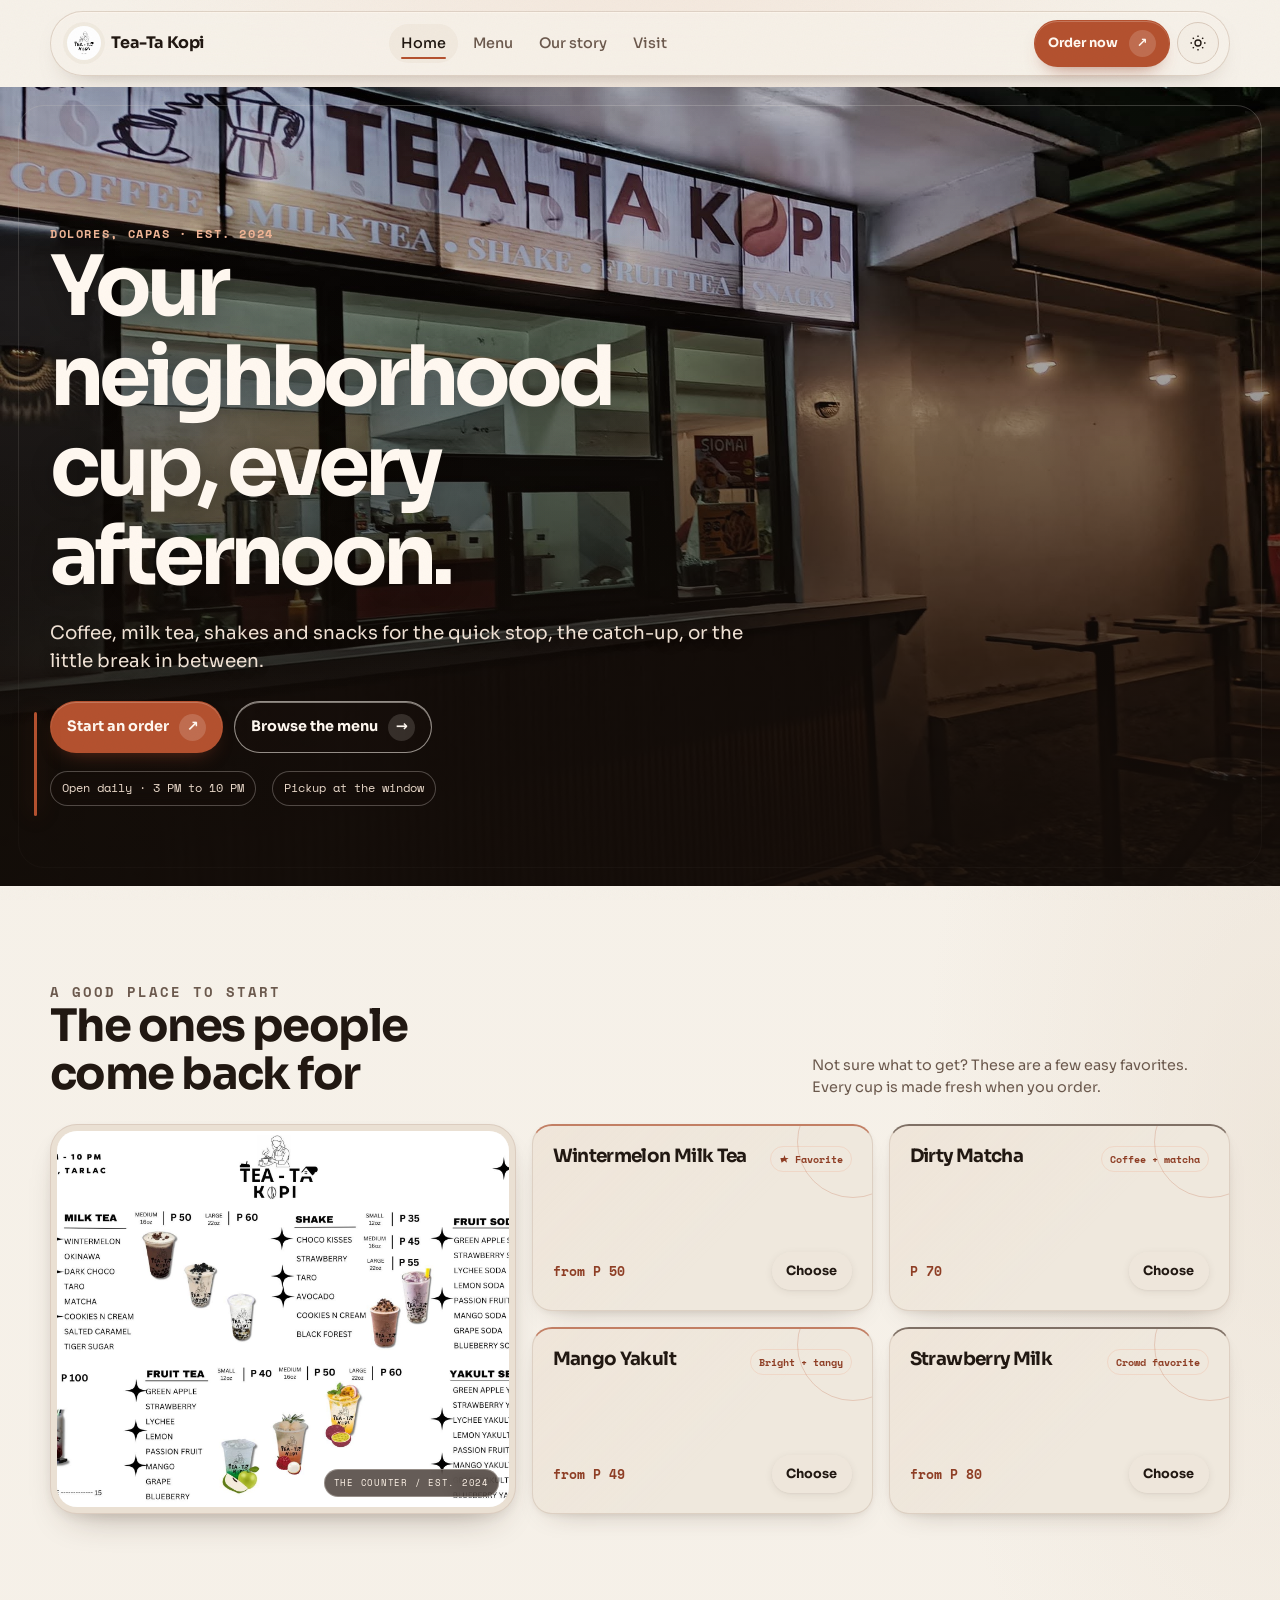
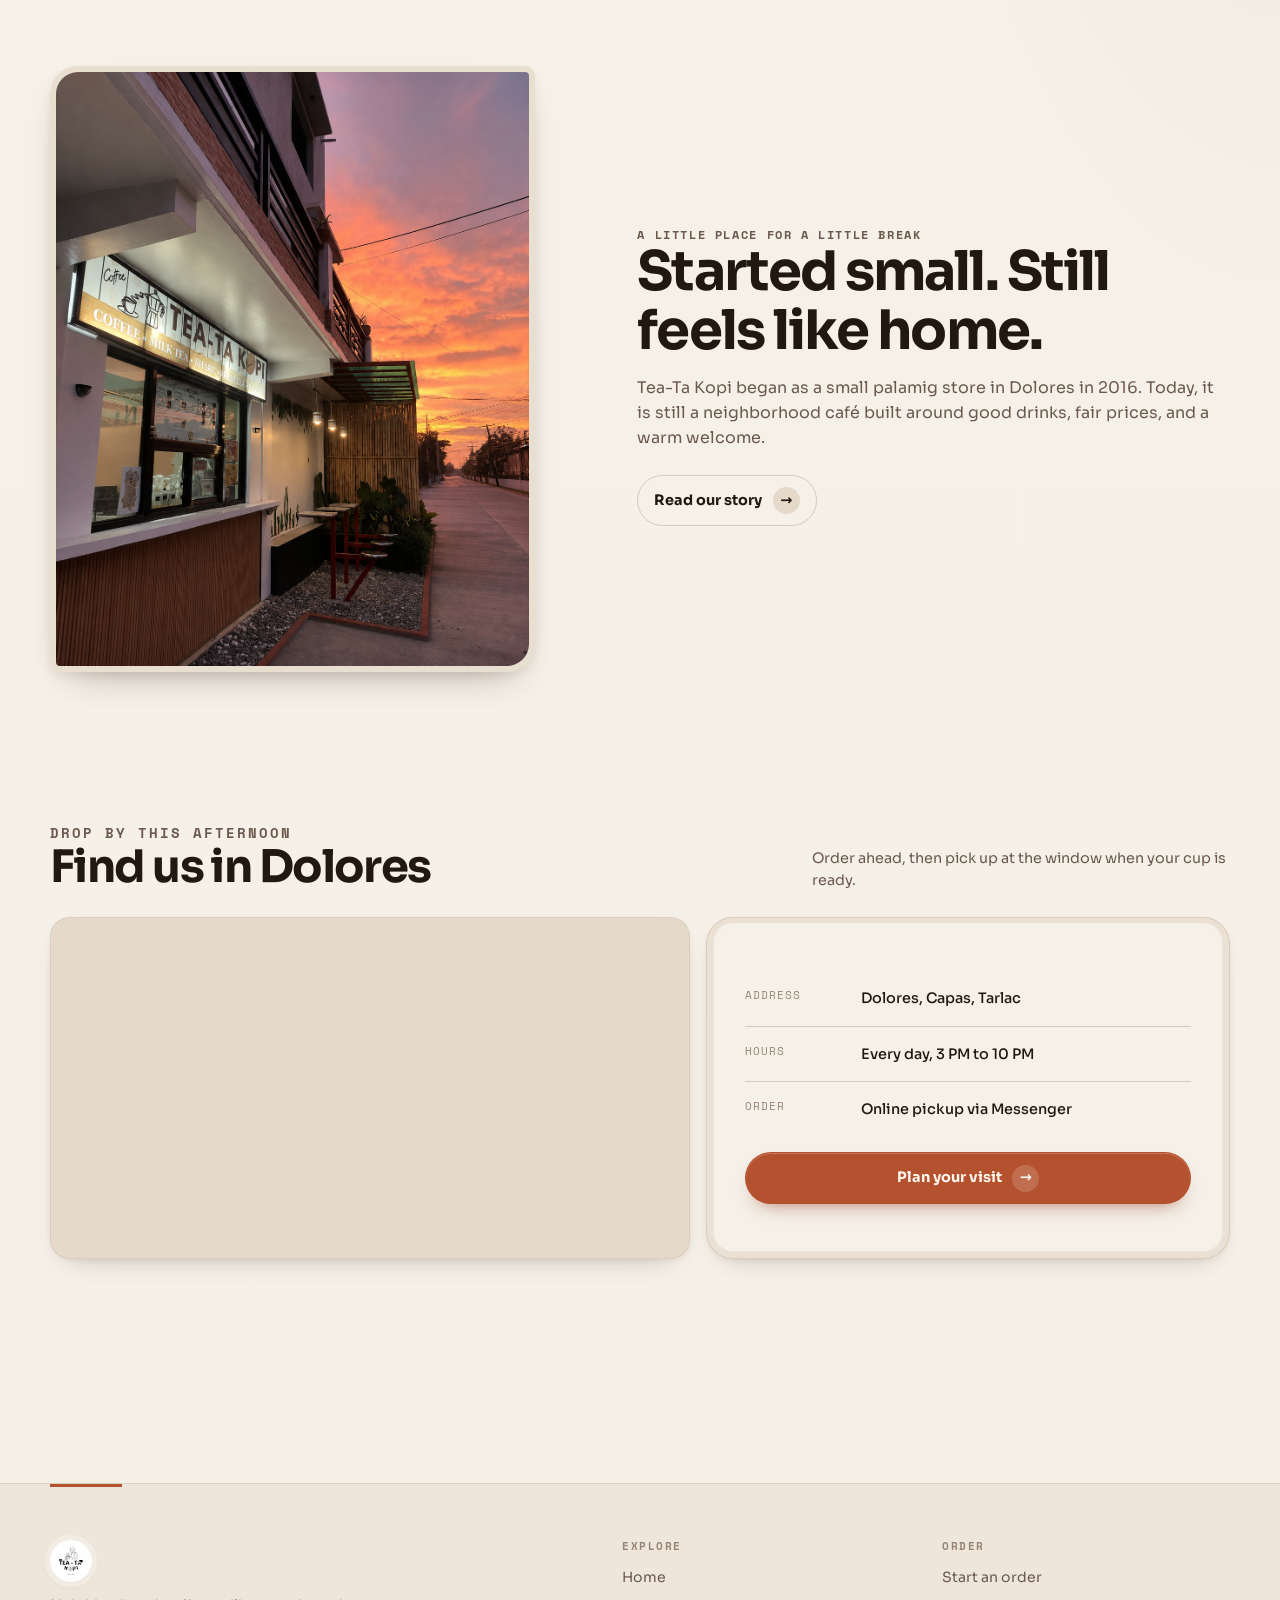
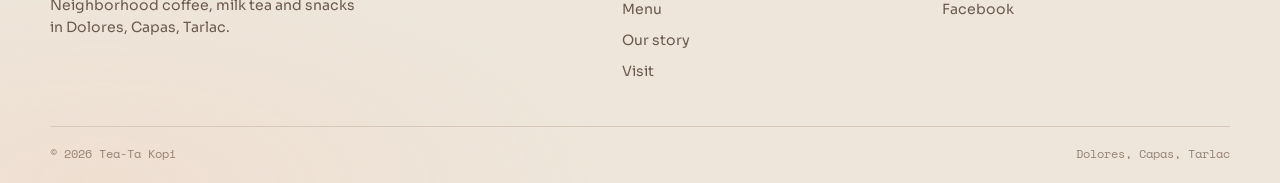
<file: index.html>
<!DOCTYPE html>
<html lang="en" data-theme="light">
<head>
  <meta charset="UTF-8" />
  <meta name="viewport" content="width=device-width, initial-scale=1" />
  <title>Tea-Ta Kopi | Coffee, milk tea and snacks in Capas</title>
  <meta name="description" content="Tea-Ta Kopi is a neighborhood cafe in Dolores, Capas, Tarlac. Browse coffee, milk tea, shakes and snacks, then order ahead for pickup." />
  <meta name="theme-color" content="#a84422" />
  <link rel="icon" href="data:image/svg+xml,%3Csvg xmlns='http://www.w3.org/2000/svg' viewBox='0 0 32 32'%3E%3Crect width='32' height='32' rx='8' fill='%2317110d'/%3E%3Cellipse cx='16' cy='16' rx='7' ry='10' fill='%23e08057' transform='rotate(-20 16 16)'/%3E%3Cpath d='M16 7 Q16 16 16 25' stroke='%2317110d' stroke-width='1.6' fill='none'/%3E%3C/svg%3E" />
  <link rel="manifest" href="manifest.webmanifest" />
  <link rel="stylesheet" href="css/tokens.css" />
  <link rel="stylesheet" href="css/style.css" />
  <link rel="stylesheet" href="css/pages.css" />
</head>
<body>
  <a class="skip-link" href="#main">Skip to content</a>
  <div class="site-header-wrap">
    <header class="site-header">
      <a class="site-brand" href="index.html" aria-label="Tea-Ta Kopi home">
        <img src="assets/logo-lineart.png" alt="" width="34" height="34" />
        <span>Tea-Ta Kopi</span>
      </a>
      <nav class="site-nav" aria-label="Primary navigation">
        <a href="index.html" class="is-active" aria-current="page">Home</a>
        <a href="menu.html">Menu</a>
        <a href="about.html">Our story</a>
        <a href="contact.html">Visit</a>
      </nav>
      <div class="header-actions">
        <a class="btn btn--accent btn--small header-order js-order" href="menu.html">Order now <span class="btn__icon" aria-hidden="true">&#8599;</span></a>
        <button class="icon-button" id="theme-toggle" type="button" aria-label="Switch to dark mode" title="Switch theme">
          <svg class="theme-icon theme-icon--sun" viewBox="0 0 24 24" fill="none" stroke="currentColor" stroke-width="1.8" aria-hidden="true"><circle cx="12" cy="12" r="4"/><path d="M12 2v2M12 20v2M2 12h2M20 12h2M5 5l1.5 1.5M17.5 17.5L19 19M19 5l-1.5 1.5M6.5 17.5L5 19"/></svg>
        </button>
        <button class="nav-toggle" id="nav-toggle" type="button" aria-label="Open navigation" aria-expanded="false" aria-controls="mobile-nav"><span></span></button>
      </div>
    </header>
  </div>
  <nav class="mobile-nav" id="mobile-nav" aria-label="Mobile navigation" aria-hidden="true">
    <a href="index.html" class="is-active" aria-current="page">Home</a>
    <a href="menu.html">Menu</a>
    <a href="about.html">Our story</a>
    <a href="contact.html">Visit</a>
    <a class="btn btn--accent js-order" href="menu.html">Order now <span class="btn__icon" aria-hidden="true">&#8599;</span></a>
  </nav>

  <main id="main">
    <section class="home-hero" aria-labelledby="hero-title">
      <img class="home-hero__image" src="assets/storefront-night.jpg" alt="Tea-Ta Kopi storefront glowing at night" width="1600" height="900" />
      <div class="home-hero__content">
        <p class="eyebrow home-hero__eyebrow">Dolores, Capas · Est. 2024</p>
        <h1 id="hero-title">Your neighborhood cup, every afternoon.</h1>
        <p class="home-hero__copy">Coffee, milk tea, shakes and snacks for the quick stop, the catch-up, or the little break in between.</p>
        <div class="home-hero__actions">
          <a class="btn btn--accent js-order" href="menu.html">Start an order <span class="btn__icon" aria-hidden="true">&#8599;</span></a>
          <a class="btn btn--ghost" href="menu.html">Browse the menu <span class="btn__icon" aria-hidden="true">&#8594;</span></a>
        </div>
        <div class="home-hero__meta" aria-label="Cafe hours and order type">
          <span>Open daily · 3 PM to 10 PM</span>
          <span>Pickup at the window</span>
        </div>
      </div>
    </section>

    <section class="section container" aria-labelledby="favorites-title">
      <div class="section-heading" data-reveal>
        <div><p class="eyebrow">A good place to start</p><h2 id="favorites-title">The ones people come back for</h2></div>
        <p>Not sure what to get? These are a few easy favorites. Every cup is made fresh when you order.</p>
      </div>
      <div class="favorites-layout" data-reveal>
        <div class="bezel favorites-photo">
          <div class="bezel__core"><img src="assets/menu-board.jpg" alt="Tea-Ta Kopi menu board with drinks and prices" width="800" height="800" loading="lazy" /></div>
        </div>
        <div class="favorite-grid">
          <article class="card favorite-card">
            <div class="favorite-card__top"><h3>Wintermelon Milk Tea</h3><span class="best-badge"><svg viewBox="0 0 24 24" aria-hidden="true"><path d="M12 2l2.2 6.6H21l-5.3 4 2 6.4-6-4.4-6 4.4L3 8.6h6.8z"/></svg> Favorite</span></div>
            <div class="favorite-card__bottom"><span class="price">from P 50</span><a class="btn btn--quiet btn--small" href="menu.html?item=milk-tea-wintermelon">Choose</a></div>
          </article>
          <article class="card favorite-card">
            <div class="favorite-card__top"><h3>Dirty Matcha</h3><span class="best-badge">Coffee + matcha</span></div>
            <div class="favorite-card__bottom"><span class="price">P 70</span><a class="btn btn--quiet btn--small" href="menu.html?item=iced-coffee-dirty-matcha">Choose</a></div>
          </article>
          <article class="card favorite-card">
            <div class="favorite-card__top"><h3>Mango Yakult</h3><span class="best-badge">Bright + tangy</span></div>
            <div class="favorite-card__bottom"><span class="price">from P 49</span><a class="btn btn--quiet btn--small" href="menu.html?item=yakult-series-mango-yakult">Choose</a></div>
          </article>
          <article class="card favorite-card">
            <div class="favorite-card__top"><h3>Strawberry Milk</h3><span class="best-badge">Crowd favorite</span></div>
            <div class="favorite-card__bottom"><span class="price">from P 80</span><a class="btn btn--quiet btn--small" href="menu.html?item=non-coffee-strawberry-milk">Choose</a></div>
          </article>
        </div>
      </div>
    </section>

    <section class="section section--tight container" aria-labelledby="story-title">
      <div class="story-grid">
        <div class="story-photo" data-reveal><img src="assets/storefront-dusk.png" alt="Tea-Ta Kopi storefront at dusk" width="800" height="1000" loading="lazy" /></div>
        <div class="story-copy" data-reveal>
          <p class="eyebrow">A little place for a little break</p>
          <h2 id="story-title">Started small. Still feels like home.</h2>
          <p>Tea-Ta Kopi began as a small palamig store in Dolores in 2016. Today, it is still a neighborhood café built around good drinks, fair prices, and a warm welcome.</p>
          <a class="btn btn--ghost" href="about.html">Read our story <span class="btn__icon" aria-hidden="true">&#8594;</span></a>
        </div>
      </div>
    </section>

    <section class="section container" aria-labelledby="visit-title">
      <div class="section-heading" data-reveal><div><p class="eyebrow">Drop by this afternoon</p><h2 id="visit-title">Find us in Dolores</h2></div><p>Order ahead, then pick up at the window when your cup is ready.</p></div>
      <div class="visit-preview" data-reveal>
        <div class="map-frame"><iframe title="Map to Tea-Ta Kopi in Dolores, Capas, Tarlac" src="https://www.google.com/maps?q=TEA-TA+KOPI@15.3693105,120.5902725&z=17&output=embed" loading="lazy" referrerpolicy="no-referrer-when-downgrade"></iframe></div>
        <div class="bezel"><div class="bezel__core">
          <dl class="info-list">
            <div class="info-row"><dt>Address</dt><dd>Dolores, Capas, Tarlac</dd></div>
            <div class="info-row"><dt>Hours</dt><dd>Every day, 3 PM to 10 PM</dd></div>
            <div class="info-row"><dt>Order</dt><dd>Online pickup via Messenger</dd></div>
          </dl>
          <a class="btn btn--accent btn--block" href="contact.html">Plan your visit <span class="btn__icon" aria-hidden="true">&#8594;</span></a>
        </div></div>
      </div>
    </section>
  </main>

  <footer class="site-footer">
    <div class="container footer-grid">
      <div class="footer-brand"><img src="assets/logo-lineart.png" alt="Tea-Ta Kopi logo" width="42" height="42" /><p>Neighborhood coffee, milk tea and snacks in Dolores, Capas, Tarlac.</p></div>
      <div class="footer-column"><h3>Explore</h3><a href="index.html">Home</a><a href="menu.html">Menu</a><a href="about.html">Our story</a><a href="contact.html">Visit</a></div>
      <div class="footer-column"><h3>Order</h3><a class="js-order" href="menu.html">Start an order</a><a href="https://www.facebook.com/profile.php?id=61563817495458" target="_blank" rel="noopener">Facebook</a></div>
    </div>
    <div class="container footer-bottom"><span>&copy; 2026 Tea-Ta Kopi</span><span>Dolores, Capas, Tarlac</span></div>
  </footer>

  <script src="js/main.js"></script>
  <script src="js/menu-data.js"></script>
  <script src="js/cart.js"></script>
</body>
</html>
</file>
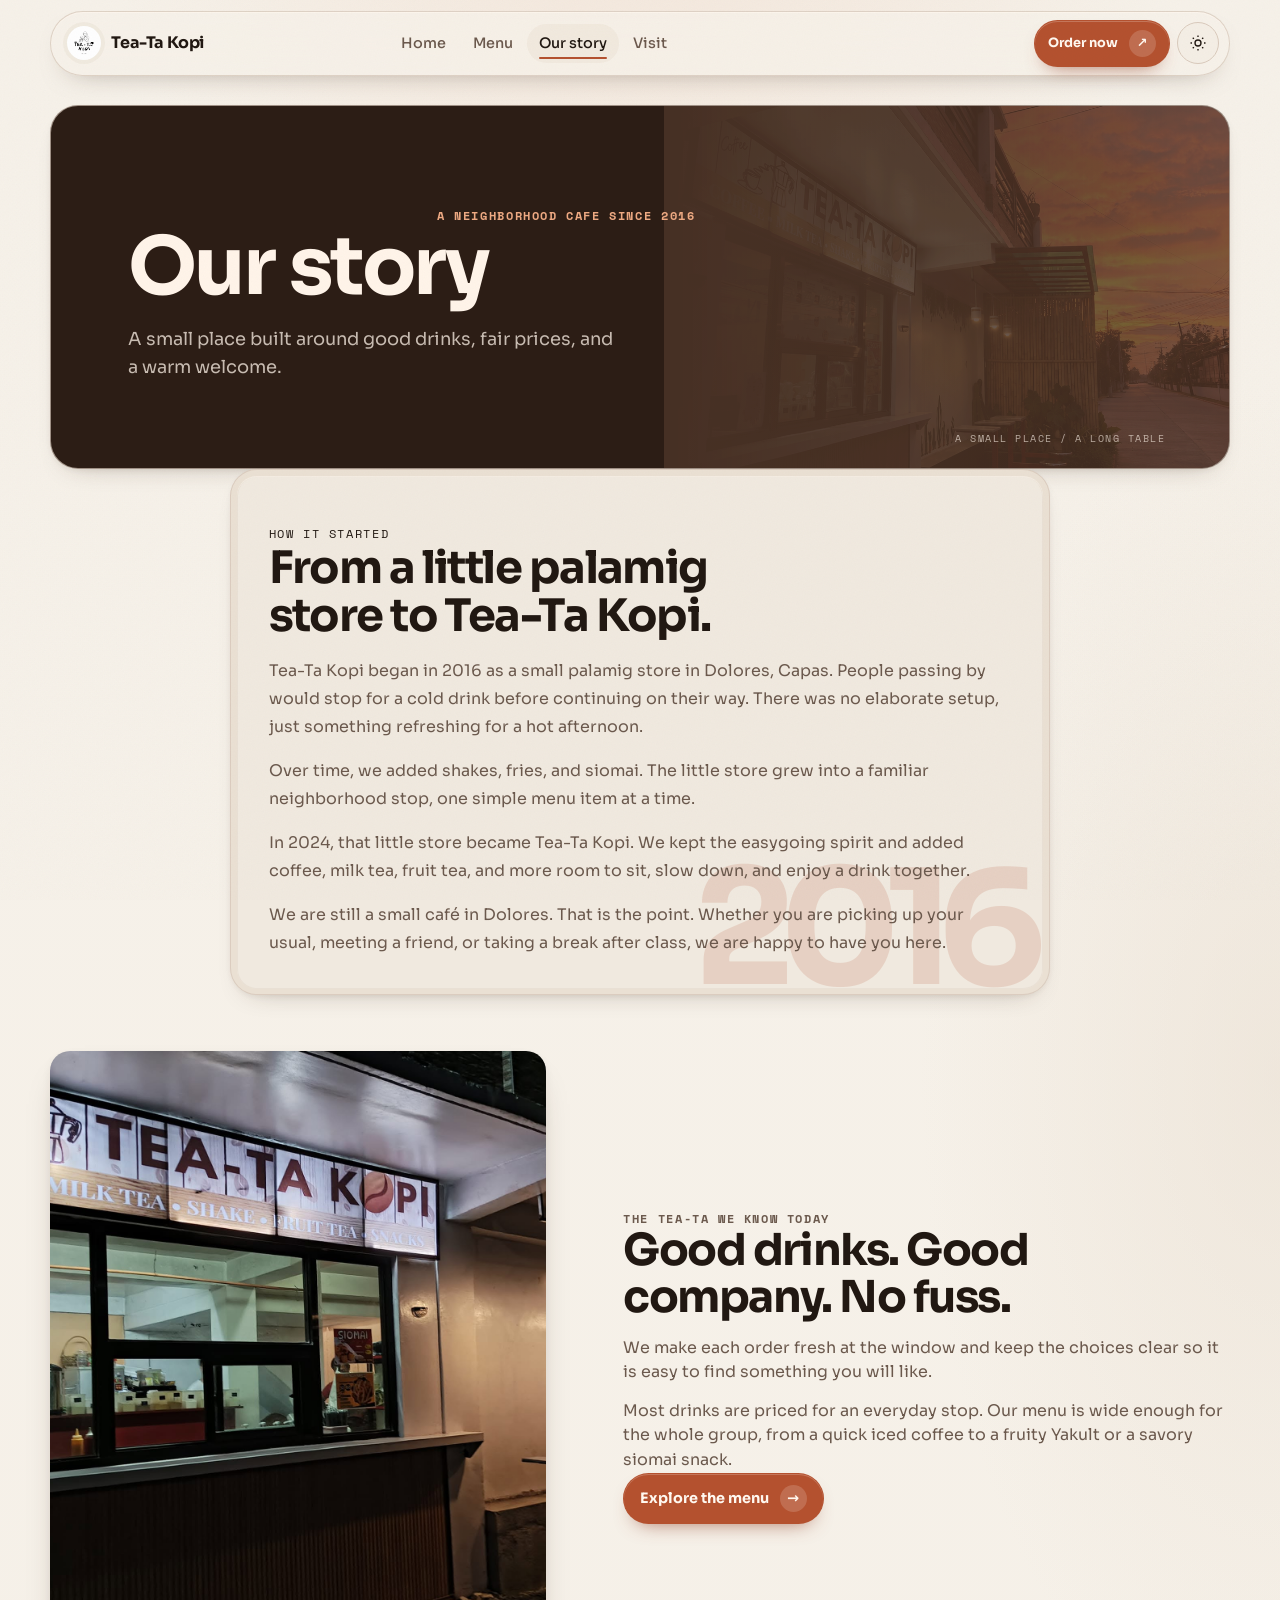
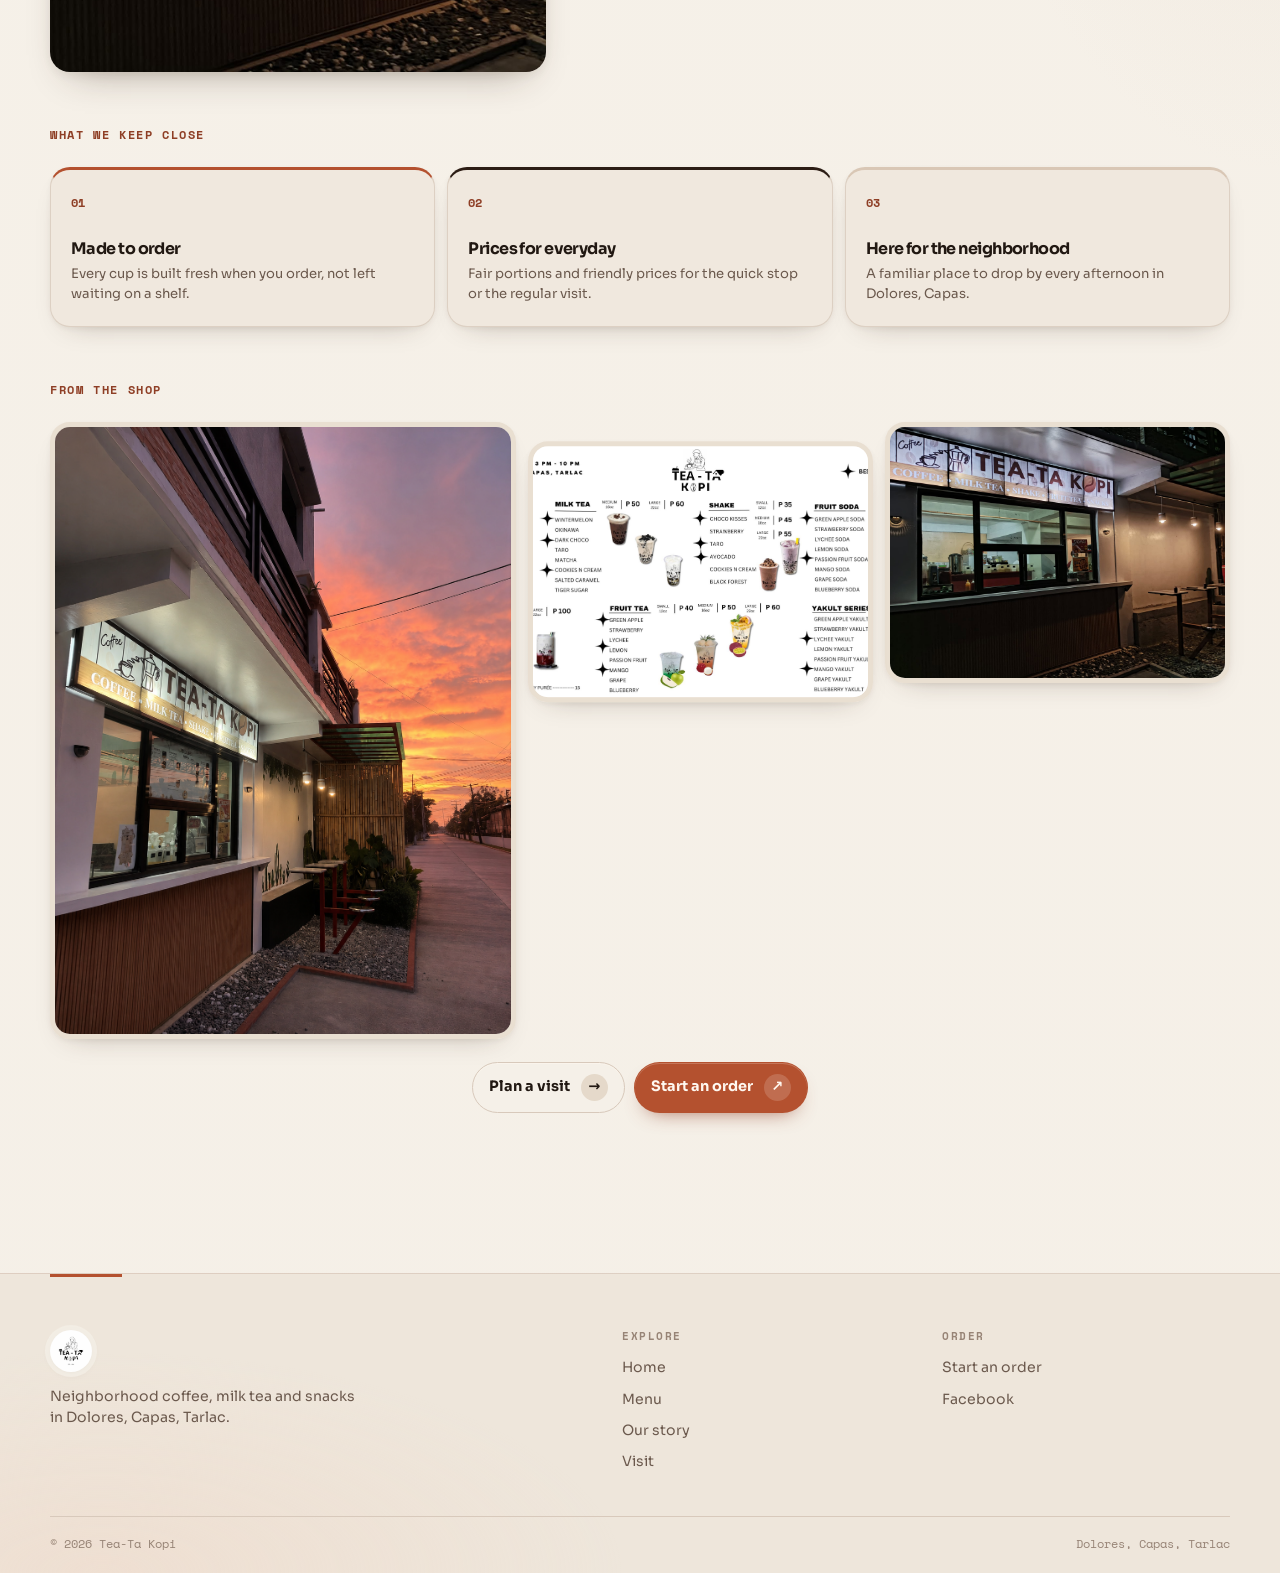
<file: about.html>
<!DOCTYPE html>
<html lang="en" data-theme="light">
<head>
  <meta charset="UTF-8" />
  <meta name="viewport" content="width=device-width, initial-scale=1" />
  <title>Our story | Tea-Ta Kopi</title>
  <meta name="description" content="The story of Tea-Ta Kopi, from a small palamig store in 2016 to a neighborhood cafe in Dolores, Capas, Tarlac." />
  <meta name="theme-color" content="#a84422" />
  <link rel="icon" href="data:image/svg+xml,%3Csvg xmlns='http://www.w3.org/2000/svg' viewBox='0 0 32 32'%3E%3Crect width='32' height='32' rx='8' fill='%2317110d'/%3E%3Cellipse cx='16' cy='16' rx='7' ry='10' fill='%23e08057' transform='rotate(-20 16 16)'/%3E%3Cpath d='M16 7 Q16 16 16 25' stroke='%2317110d' stroke-width='1.6' fill='none'/%3E%3C/svg%3E" />
  <link rel="manifest" href="manifest.webmanifest" />
  <link rel="stylesheet" href="css/tokens.css" />
  <link rel="stylesheet" href="css/style.css" />
  <link rel="stylesheet" href="css/pages.css" />
</head>
<body>
  <a class="skip-link" href="#main">Skip to content</a>
  <div class="site-header-wrap"><header class="site-header"><a class="site-brand" href="index.html" aria-label="Tea-Ta Kopi home"><img src="assets/logo-lineart.png" alt="" width="34" height="34" /><span>Tea-Ta Kopi</span></a><nav class="site-nav" aria-label="Primary navigation"><a href="index.html">Home</a><a href="menu.html">Menu</a><a href="about.html" class="is-active" aria-current="page">Our story</a><a href="contact.html">Visit</a></nav><div class="header-actions"><a class="btn btn--accent btn--small header-order js-order" href="menu.html">Order now <span class="btn__icon" aria-hidden="true">&#8599;</span></a><button class="icon-button" id="theme-toggle" type="button" aria-label="Switch to dark mode" title="Switch theme"><svg class="theme-icon theme-icon--sun" viewBox="0 0 24 24" fill="none" stroke="currentColor" stroke-width="1.8" aria-hidden="true"><circle cx="12" cy="12" r="4"/><path d="M12 2v2M12 20v2M2 12h2M20 12h2M5 5l1.5 1.5M17.5 17.5L19 19M19 5l-1.5 1.5M6.5 17.5L5 19"/></svg></button><button class="nav-toggle" id="nav-toggle" type="button" aria-label="Open navigation" aria-expanded="false" aria-controls="mobile-nav"><span></span></button></div></header></div>
  <nav class="mobile-nav" id="mobile-nav" aria-label="Mobile navigation" aria-hidden="true"><a href="index.html">Home</a><a href="menu.html">Menu</a><a href="about.html" class="is-active" aria-current="page">Our story</a><a href="contact.html">Visit</a><a class="btn btn--accent js-order" href="menu.html">Order now <span class="btn__icon" aria-hidden="true">&#8599;</span></a></nav>

  <main id="main">
    <section class="page-intro page-intro--story container"><p class="eyebrow" data-reveal>A neighborhood cafe since 2016</p><h1 data-reveal>Our story</h1><p class="lede" data-reveal>A small place built around good drinks, fair prices, and a warm welcome.</p></section>
    <div class="about-shell container">
      <section class="bezel story-panel" data-reveal><div class="bezel__core"><p class="eyebrow">How it started</p><h2>From a little palamig store to Tea-Ta Kopi.</h2><p>Tea-Ta Kopi began in 2016 as a small palamig store in Dolores, Capas. People passing by would stop for a cold drink before continuing on their way. There was no elaborate setup, just something refreshing for a hot afternoon.</p><p>Over time, we added shakes, fries, and siomai. The little store grew into a familiar neighborhood stop, one simple menu item at a time.</p><p>In 2024, that little store became Tea-Ta Kopi. We kept the easygoing spirit and added coffee, milk tea, fruit tea, and more room to sit, slow down, and enjoy a drink together.</p><p>We are still a small café in Dolores. That is the point. Whether you are picking up your usual, meeting a friend, or taking a break after class, we are happy to have you here.</p></div></section>
      <section class="about-split" data-reveal><div class="about-split__photo"><img src="assets/storefront-night.jpg" alt="Tea-Ta Kopi storefront and seating at night" width="800" height="1000" loading="lazy" /></div><div><p class="eyebrow">The Tea-Ta we know today</p><h2>Good drinks. Good company. No fuss.</h2><p>We make each order fresh at the window and keep the choices clear so it is easy to find something you will like.</p><p>Most drinks are priced for an everyday stop. Our menu is wide enough for the whole group, from a quick iced coffee to a fruity Yakult or a savory siomai snack.</p><a class="btn btn--accent" href="menu.html">Explore the menu <span class="btn__icon" aria-hidden="true">&#8594;</span></a></div></section>
      <section class="section--tight" data-reveal><p class="eyebrow">What we keep close</p><div class="value-grid"><article class="card value-card"><span class="value-card__number">01</span><h3>Made to order</h3><p>Every cup is built fresh when you order, not left waiting on a shelf.</p></article><article class="card value-card"><span class="value-card__number">02</span><h3>Prices for everyday</h3><p>Fair portions and friendly prices for the quick stop or the regular visit.</p></article><article class="card value-card"><span class="value-card__number">03</span><h3>Here for the neighborhood</h3><p>A familiar place to drop by every afternoon in Dolores, Capas.</p></article></div></section>
      <section data-reveal><p class="eyebrow">From the shop</p><div class="photo-grid"><figure><img src="assets/storefront-dusk.png" alt="Tea-Ta Kopi storefront at dusk" width="800" height="1000" loading="lazy" /></figure><figure><img src="assets/menu-board.jpg" alt="Tea-Ta Kopi menu board" width="800" height="800" loading="lazy" /></figure><figure><img src="assets/storefront-night.jpg" alt="Tea-Ta Kopi lit up at night" width="800" height="1000" loading="lazy" /></figure></div></section>
      <div class="page-intro__actions" data-reveal><a class="btn btn--ghost" href="contact.html">Plan a visit <span class="btn__icon" aria-hidden="true">&#8594;</span></a><a class="btn btn--accent js-order" href="menu.html">Start an order <span class="btn__icon" aria-hidden="true">&#8599;</span></a></div>
    </div>
  </main>

  <footer class="site-footer"><div class="container footer-grid"><div class="footer-brand"><img src="assets/logo-lineart.png" alt="Tea-Ta Kopi logo" width="42" height="42" /><p>Neighborhood coffee, milk tea and snacks in Dolores, Capas, Tarlac.</p></div><div class="footer-column"><h3>Explore</h3><a href="index.html">Home</a><a href="menu.html">Menu</a><a href="about.html">Our story</a><a href="contact.html">Visit</a></div><div class="footer-column"><h3>Order</h3><a class="js-order" href="menu.html">Start an order</a><a href="https://www.facebook.com/profile.php?id=61563817495458" target="_blank" rel="noopener">Facebook</a></div></div><div class="container footer-bottom"><span>&copy; 2026 Tea-Ta Kopi</span><span>Dolores, Capas, Tarlac</span></div></footer>
  <script src="js/main.js"></script><script src="js/menu-data.js"></script><script src="js/cart.js"></script>
</body>
</html>
</file>
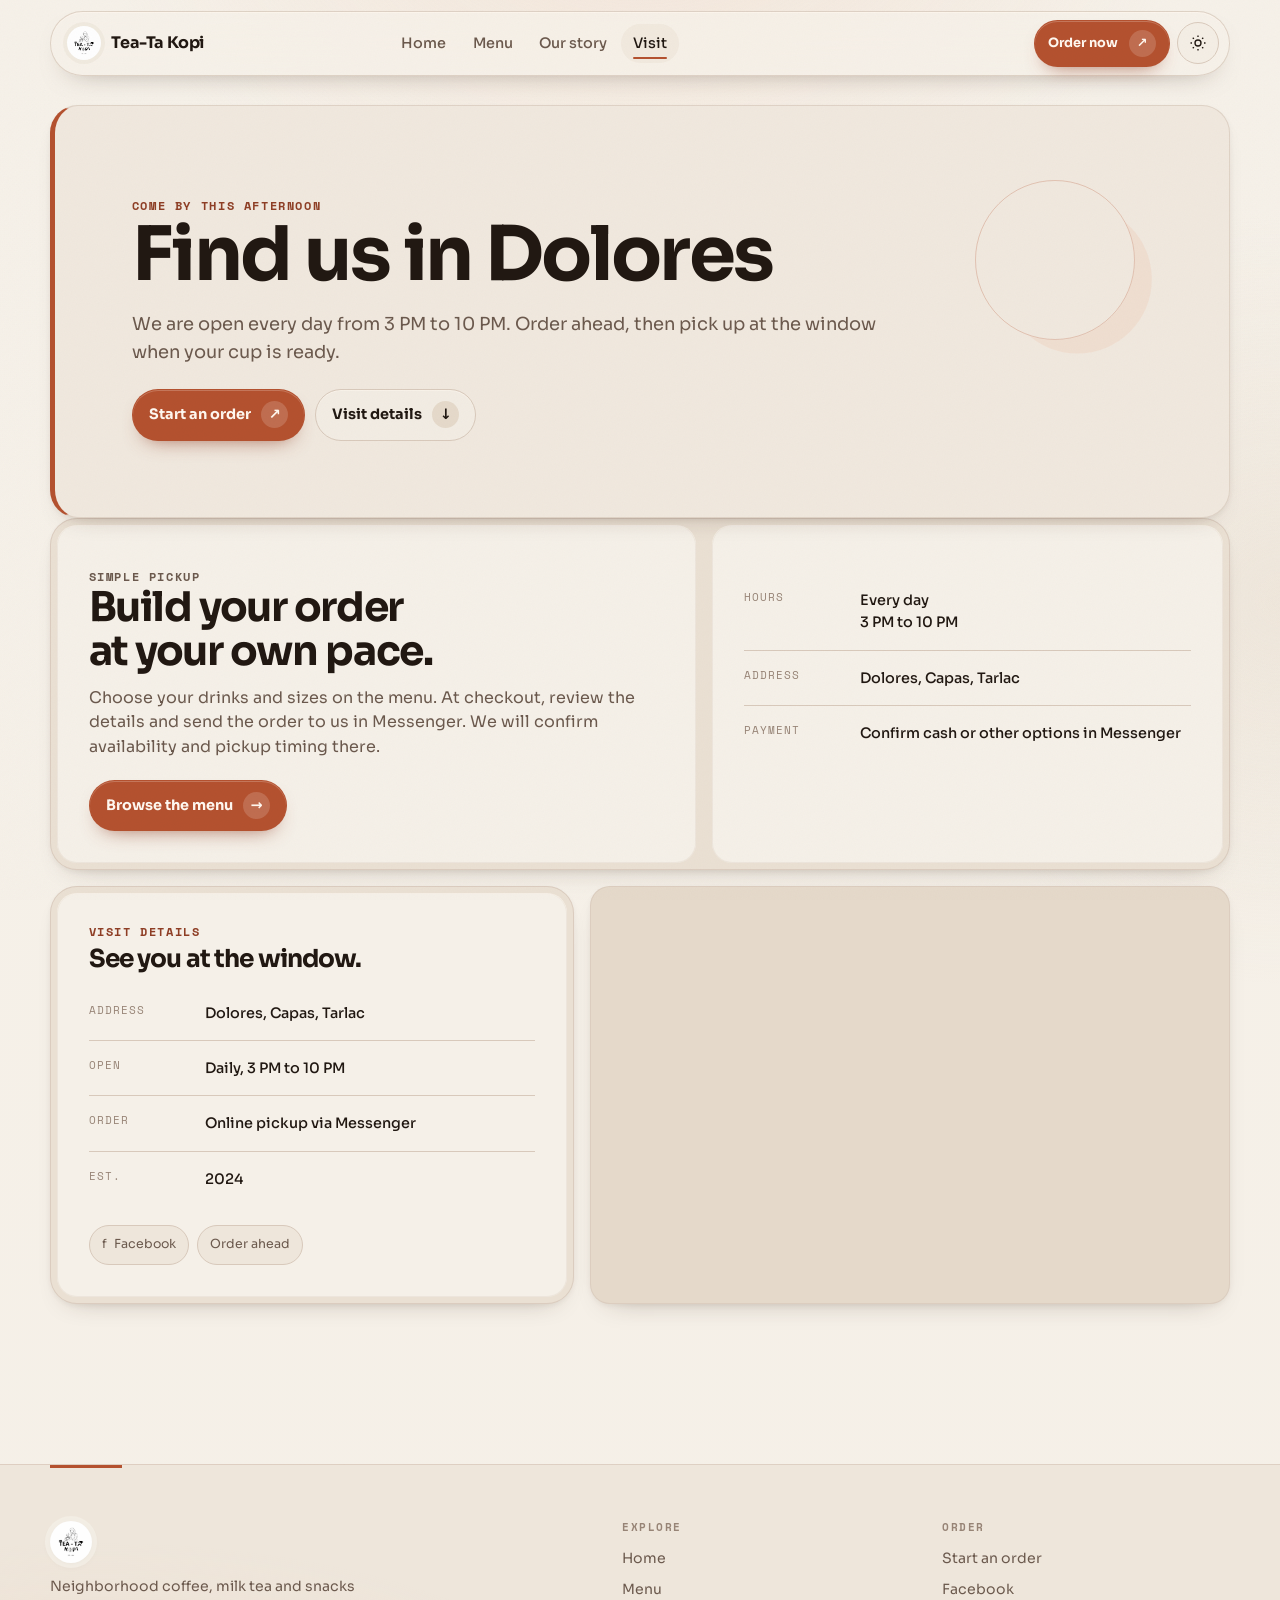
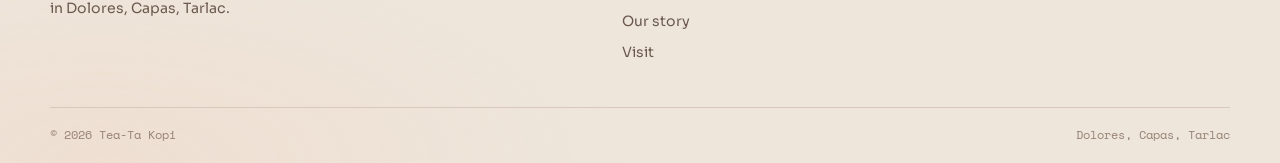
<file: contact.html>
<!DOCTYPE html>
<html lang="en" data-theme="light">
<head>
  <meta charset="UTF-8" />
  <meta name="viewport" content="width=device-width, initial-scale=1" />
  <title>Visit Tea-Ta Kopi | Dolores, Capas</title>
  <meta name="description" content="Find Tea-Ta Kopi in Dolores, Capas, Tarlac. Open daily from 3 PM to 10 PM. Order ahead for pickup and confirm in Messenger." />
  <meta name="theme-color" content="#a84422" />
  <link rel="icon" href="data:image/svg+xml,%3Csvg xmlns='http://www.w3.org/2000/svg' viewBox='0 0 32 32'%3E%3Crect width='32' height='32' rx='8' fill='%2317110d'/%3E%3Cellipse cx='16' cy='16' rx='7' ry='10' fill='%23e08057' transform='rotate(-20 16 16)'/%3E%3Cpath d='M16 7 Q16 16 16 25' stroke='%2317110d' stroke-width='1.6' fill='none'/%3E%3C/svg%3E" />
  <link rel="manifest" href="manifest.webmanifest" />
  <link rel="stylesheet" href="css/tokens.css" />
  <link rel="stylesheet" href="css/style.css" />
  <link rel="stylesheet" href="css/pages.css" />
</head>
<body>
  <a class="skip-link" href="#main">Skip to content</a>
  <div class="site-header-wrap"><header class="site-header"><a class="site-brand" href="index.html" aria-label="Tea-Ta Kopi home"><img src="assets/logo-lineart.png" alt="" width="34" height="34" /><span>Tea-Ta Kopi</span></a><nav class="site-nav" aria-label="Primary navigation"><a href="index.html">Home</a><a href="menu.html">Menu</a><a href="about.html">Our story</a><a href="contact.html" class="is-active" aria-current="page">Visit</a></nav><div class="header-actions"><a class="btn btn--accent btn--small header-order js-order" href="menu.html">Order now <span class="btn__icon" aria-hidden="true">&#8599;</span></a><button class="icon-button" id="theme-toggle" type="button" aria-label="Switch to dark mode" title="Switch theme"><svg class="theme-icon theme-icon--sun" viewBox="0 0 24 24" fill="none" stroke="currentColor" stroke-width="1.8" aria-hidden="true"><circle cx="12" cy="12" r="4"/><path d="M12 2v2M12 20v2M2 12h2M20 12h2M5 5l1.5 1.5M17.5 17.5L19 19M19 5l-1.5 1.5M6.5 17.5L5 19"/></svg></button><button class="nav-toggle" id="nav-toggle" type="button" aria-label="Open navigation" aria-expanded="false" aria-controls="mobile-nav"><span></span></button></div></header></div>
  <nav class="mobile-nav" id="mobile-nav" aria-label="Mobile navigation" aria-hidden="true"><a href="index.html">Home</a><a href="menu.html">Menu</a><a href="about.html">Our story</a><a href="contact.html" class="is-active" aria-current="page">Visit</a><a class="btn btn--accent js-order" href="menu.html">Order now <span class="btn__icon" aria-hidden="true">&#8599;</span></a></nav>

  <main id="main">
    <section class="page-intro page-intro--visit container"><p class="eyebrow" data-reveal>Come by this afternoon</p><h1 data-reveal>Find us in Dolores</h1><p class="lede" data-reveal>We are open every day from 3 PM to 10 PM. Order ahead, then pick up at the window when your cup is ready.</p><div class="page-intro__actions" data-reveal><a class="btn btn--accent js-order" href="menu.html">Start an order <span class="btn__icon" aria-hidden="true">&#8599;</span></a><a class="btn btn--ghost" href="#details">Visit details <span class="btn__icon" aria-hidden="true">&#8595;</span></a></div></section>
    <div class="visit-shell container">
      <section id="order" class="bezel visit-hero-card" data-reveal><div class="bezel__core order-card"><p class="eyebrow">Simple pickup</p><h2>Build your order at your own pace.</h2><p>Choose your drinks and sizes on the menu. At checkout, review the details and send the order to us in Messenger. We will confirm availability and pickup timing there.</p><a class="btn btn--accent" href="menu.html">Browse the menu <span class="btn__icon" aria-hidden="true">&#8594;</span></a></div><div class="bezel__core"><dl class="info-list"><div class="info-row"><dt>Hours</dt><dd>Every day<br>3 PM to 10 PM</dd></div><div class="info-row"><dt>Address</dt><dd>Dolores, Capas, Tarlac</dd></div><div class="info-row"><dt>Payment</dt><dd>Confirm cash or other options in Messenger</dd></div></dl></div></section>
      <section id="details" class="contact-layout" data-reveal><div class="bezel"><div class="bezel__core"><p class="eyebrow">Visit details</p><h2 class="contact-card-title">See you at the window.</h2><dl class="info-list contact-info-list"><div class="info-row"><dt>Address</dt><dd>Dolores, Capas, Tarlac</dd></div><div class="info-row"><dt>Open</dt><dd>Daily, 3 PM to 10 PM</dd></div><div class="info-row"><dt>Order</dt><dd>Online pickup via Messenger</dd></div><div class="info-row"><dt>Est.</dt><dd>2024</dd></div></dl><div class="social-links"><a href="https://www.facebook.com/profile.php?id=61563817495458" target="_blank" rel="noopener"><span aria-hidden="true">f</span> Facebook</a><a href="menu.html">Order ahead</a></div></div></div><div class="map-frame"><iframe title="Map to Tea-Ta Kopi in Dolores, Capas, Tarlac" src="https://www.google.com/maps?q=TEA-TA+KOPI@15.3693105,120.5902725&z=17&output=embed" loading="lazy" referrerpolicy="no-referrer-when-downgrade"></iframe></div></section>
    </div>
  </main>

  <footer class="site-footer"><div class="container footer-grid"><div class="footer-brand"><img src="assets/logo-lineart.png" alt="Tea-Ta Kopi logo" width="42" height="42" /><p>Neighborhood coffee, milk tea and snacks in Dolores, Capas, Tarlac.</p></div><div class="footer-column"><h3>Explore</h3><a href="index.html">Home</a><a href="menu.html">Menu</a><a href="about.html">Our story</a><a href="contact.html">Visit</a></div><div class="footer-column"><h3>Order</h3><a class="js-order" href="menu.html">Start an order</a><a href="https://www.facebook.com/profile.php?id=61563817495458" target="_blank" rel="noopener">Facebook</a></div></div><div class="container footer-bottom"><span>&copy; 2026 Tea-Ta Kopi</span><span>Dolores, Capas, Tarlac</span></div></footer>
  <script src="js/main.js"></script><script src="js/menu-data.js"></script><script src="js/cart.js"></script>
</body>
</html>
</file>
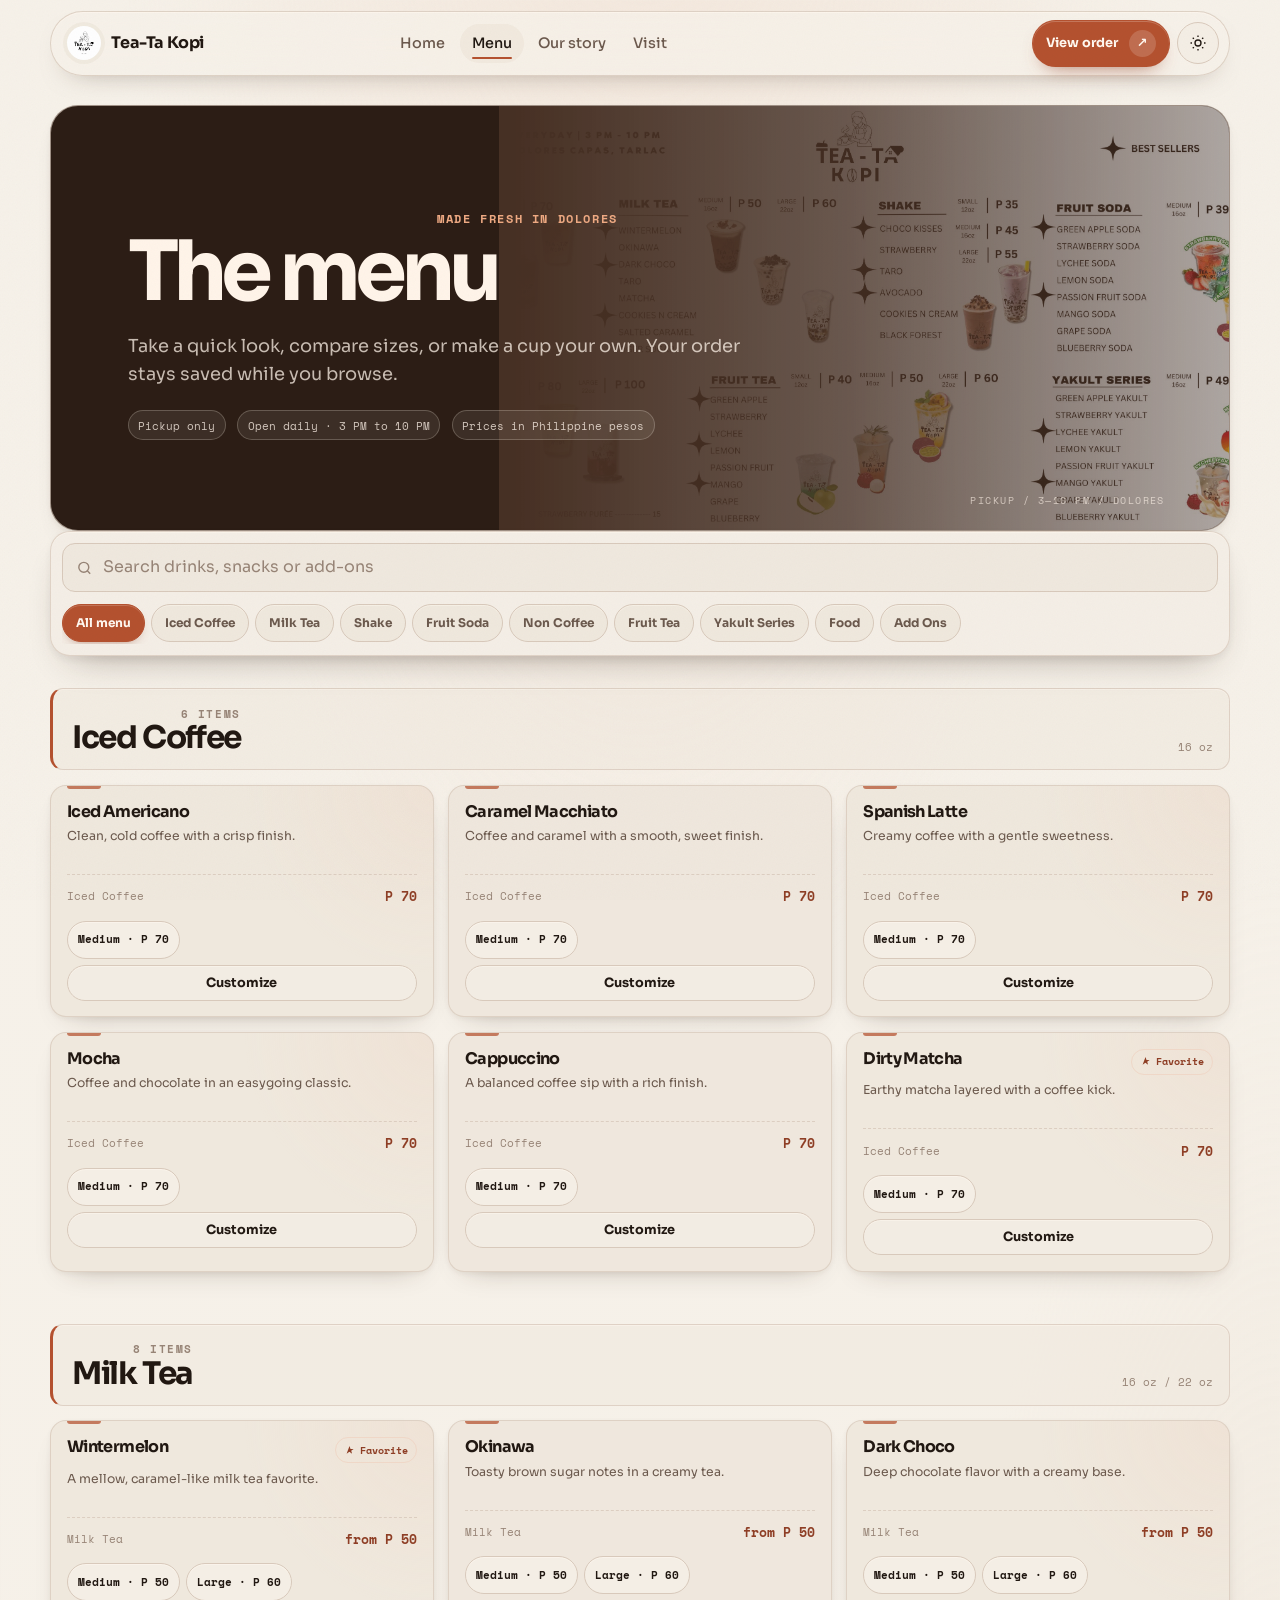
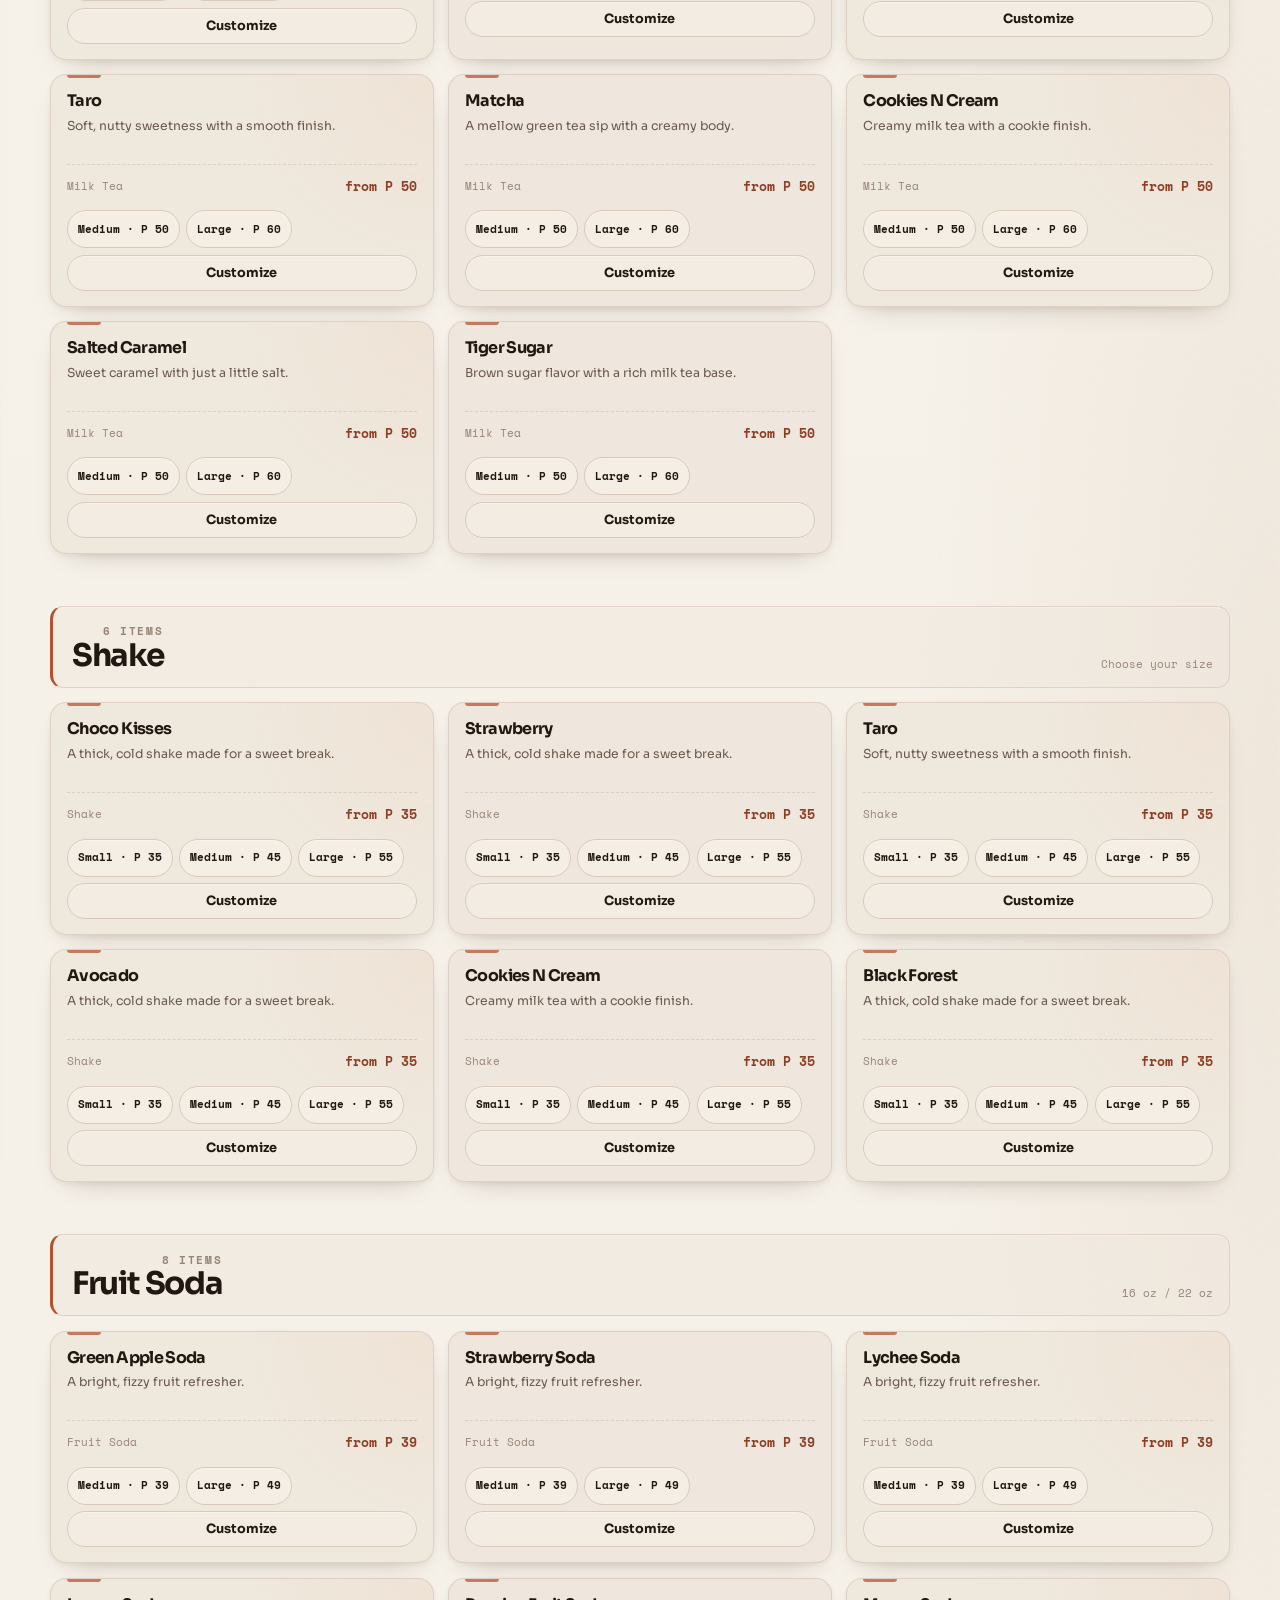
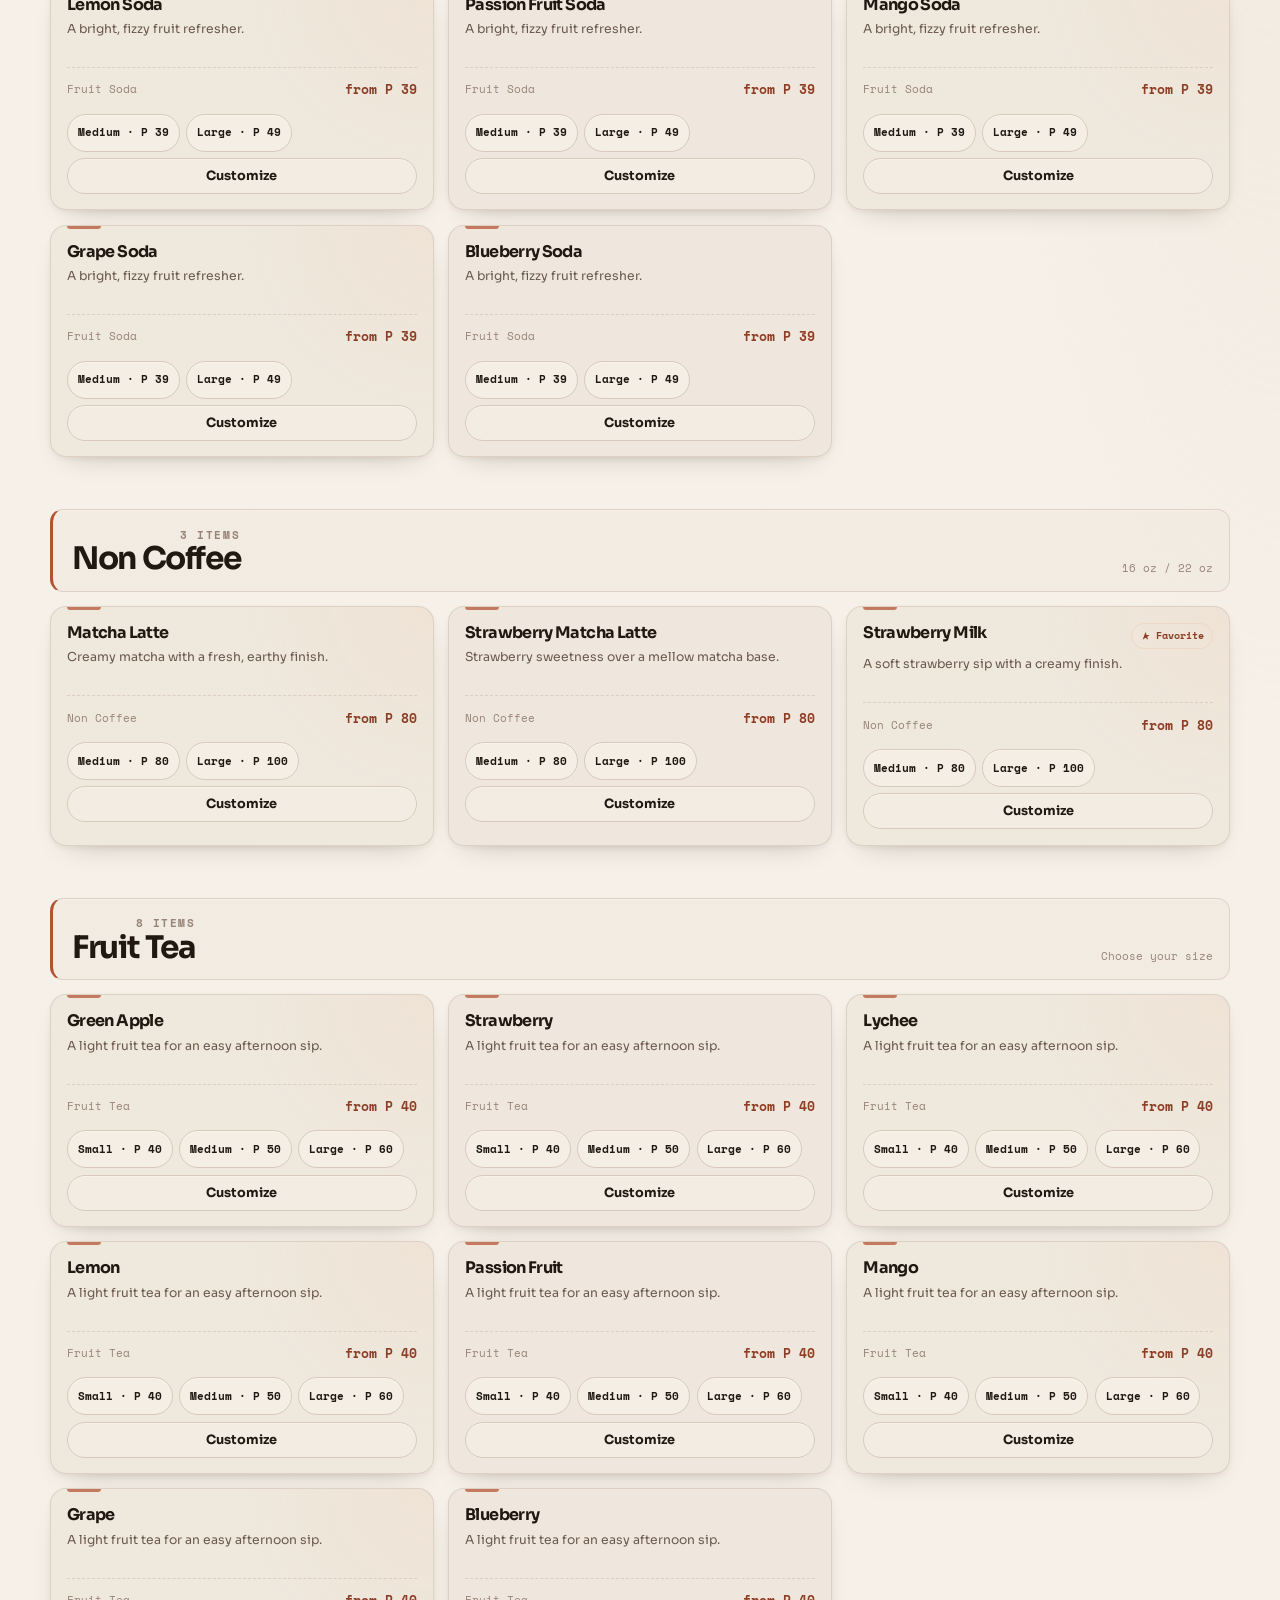
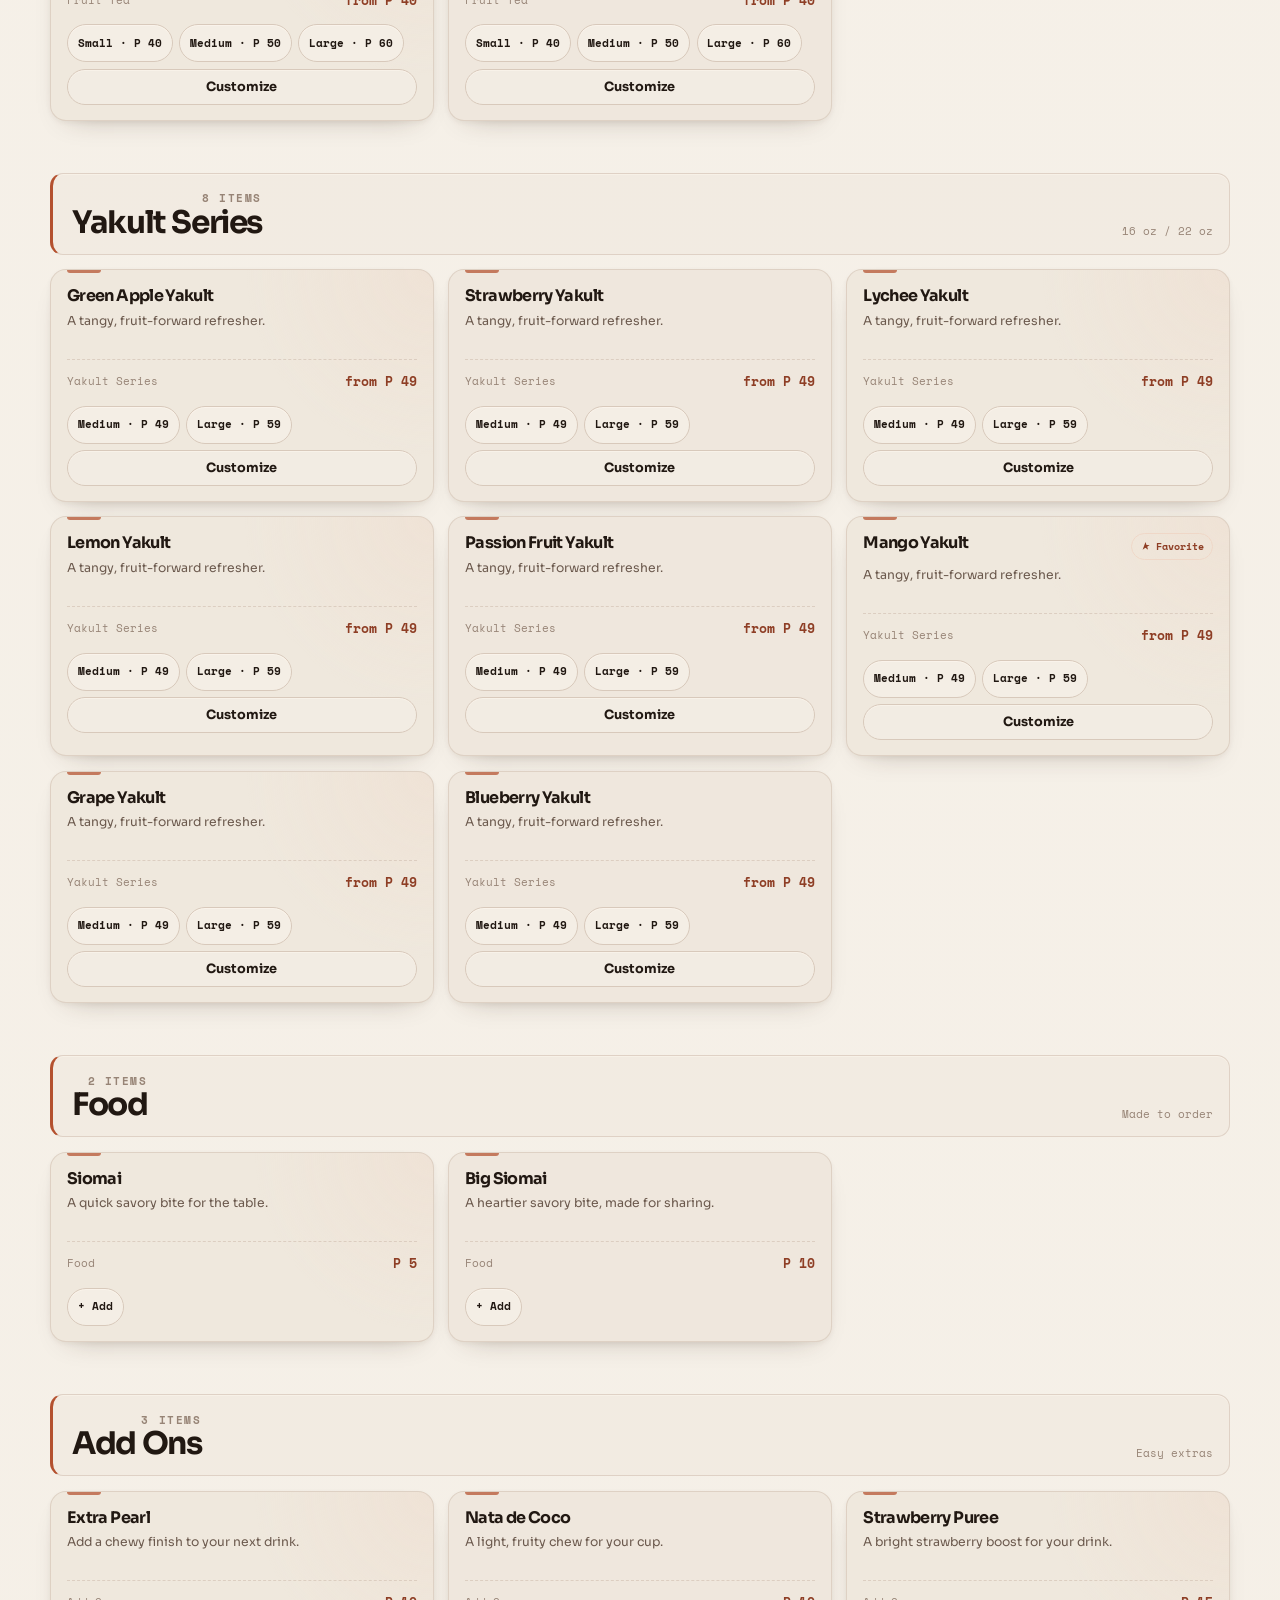
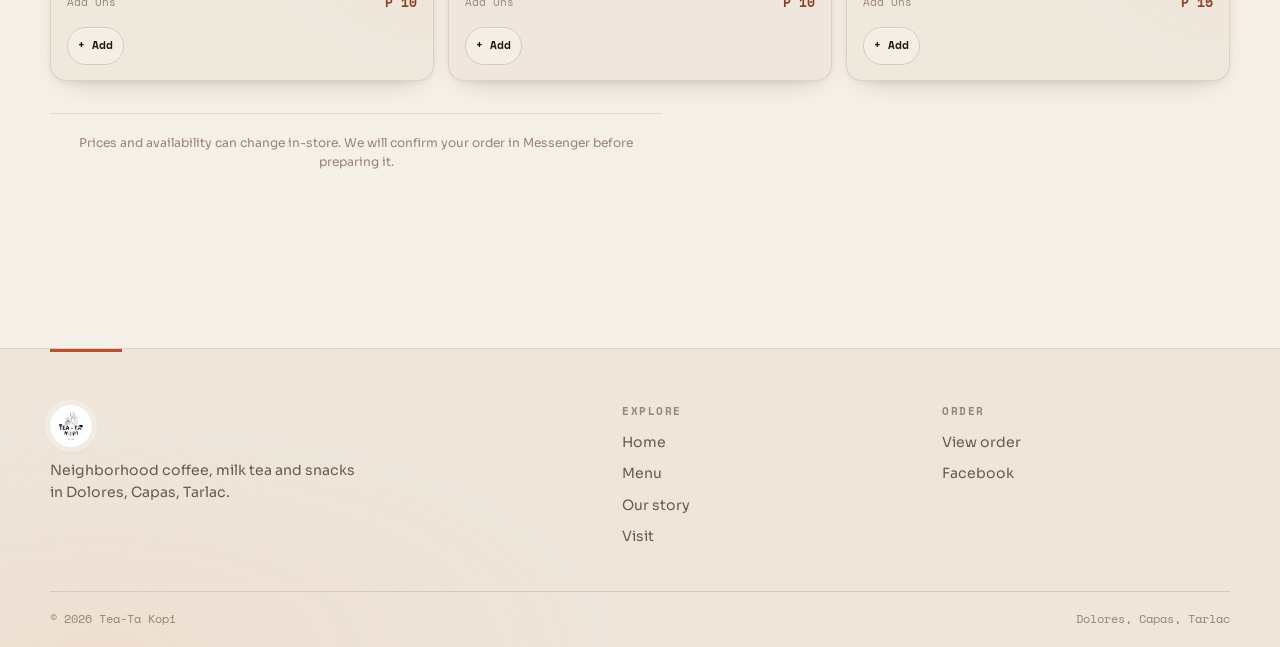
<file: menu.html>
<!DOCTYPE html>
<html lang="en" data-theme="light">
<head>
  <meta charset="UTF-8" />
  <meta name="viewport" content="width=device-width, initial-scale=1" />
  <title>Menu | Tea-Ta Kopi</title>
  <meta name="description" content="Browse the Tea-Ta Kopi menu, compare sizes and prices, customize your drink, and order ahead for pickup in Dolores, Capas." />
  <meta name="theme-color" content="#a84422" />
  <link rel="icon" href="data:image/svg+xml,%3Csvg xmlns='http://www.w3.org/2000/svg' viewBox='0 0 32 32'%3E%3Crect width='32' height='32' rx='8' fill='%2317110d'/%3E%3Cellipse cx='16' cy='16' rx='7' ry='10' fill='%23e08057' transform='rotate(-20 16 16)'/%3E%3Cpath d='M16 7 Q16 16 16 25' stroke='%2317110d' stroke-width='1.6' fill='none'/%3E%3C/svg%3E" />
  <link rel="manifest" href="manifest.webmanifest" />
  <link rel="stylesheet" href="css/tokens.css" />
  <link rel="stylesheet" href="css/style.css" />
  <link rel="stylesheet" href="css/pages.css" />
</head>
<body>
  <a class="skip-link" href="#main">Skip to content</a>
  <div class="site-header-wrap">
    <header class="site-header">
      <a class="site-brand" href="index.html" aria-label="Tea-Ta Kopi home"><img src="assets/logo-lineart.png" alt="" width="34" height="34" /><span>Tea-Ta Kopi</span></a>
      <nav class="site-nav" aria-label="Primary navigation"><a href="index.html">Home</a><a href="menu.html" class="is-active" aria-current="page">Menu</a><a href="about.html">Our story</a><a href="contact.html">Visit</a></nav>
      <div class="header-actions"><a class="btn btn--accent btn--small header-order js-order" href="menu.html">View order <span class="btn__icon" aria-hidden="true">&#8599;</span></a><button class="icon-button" id="theme-toggle" type="button" aria-label="Switch to dark mode" title="Switch theme"><svg class="theme-icon theme-icon--sun" viewBox="0 0 24 24" fill="none" stroke="currentColor" stroke-width="1.8" aria-hidden="true"><circle cx="12" cy="12" r="4"/><path d="M12 2v2M12 20v2M2 12h2M20 12h2M5 5l1.5 1.5M17.5 17.5L19 19M19 5l-1.5 1.5M6.5 17.5L5 19"/></svg></button><button class="nav-toggle" id="nav-toggle" type="button" aria-label="Open navigation" aria-expanded="false" aria-controls="mobile-nav"><span></span></button></div>
    </header>
  </div>
  <nav class="mobile-nav" id="mobile-nav" aria-label="Mobile navigation" aria-hidden="true"><a href="index.html">Home</a><a href="menu.html" class="is-active" aria-current="page">Menu</a><a href="about.html">Our story</a><a href="contact.html">Visit</a><a class="btn btn--accent js-order" href="menu.html">View order <span class="btn__icon" aria-hidden="true">&#8599;</span></a></nav>

  <main id="main">
    <section class="page-intro page-intro--menu container">
      <p class="eyebrow" data-reveal>Made fresh in Dolores</p>
      <h1 data-reveal>The menu</h1>
      <p class="lede" data-reveal>Take a quick look, compare sizes, or make a cup your own. Your order stays saved while you browse.</p>
      <div class="page-intro__meta" data-reveal><span>Pickup only</span><span>Open daily · 3 PM to 10 PM</span><span>Prices in Philippine pesos</span></div>
    </section>
    <section class="repeat-order container" id="repeat-order" hidden aria-label="Repeat your previous order">
      <div class="repeat-order__copy"><p class="eyebrow">Welcome back</p><h2>Repeat your last pickup?</h2><p>Your previous order is saved on this device. Add it again, then adjust anything before checkout.</p></div>
      <button class="btn btn--quiet" id="repeat-order-button" type="button">Add last order <span class="btn__icon" aria-hidden="true">&#8594;</span></button>
    </section>

    <section class="menu-shell container" aria-label="Order menu">
      <div class="menu-toolbar" data-reveal>
        <label class="menu-search" for="menu-search"><svg viewBox="0 0 24 24" fill="none" stroke="currentColor" stroke-width="2" aria-hidden="true"><circle cx="11" cy="11" r="7"/><path d="m20 20-4-4"/></svg><input class="search-input" id="menu-search" type="search" autocomplete="off" placeholder="Search drinks, snacks or add-ons" /></label>
        <nav class="menu-filters" id="menu-filters" aria-label="Filter menu categories"></nav>
      </div>
      <p class="sr-only" id="menu-status" aria-live="polite"></p>
      <div class="catalog" id="menu-catalog"></div>
      <p class="menu-footnote">Prices and availability can change in-store. We will confirm your order in Messenger before preparing it.</p>
      <noscript><div class="catalog-empty"><strong>Menu needs JavaScript</strong><p>Please enable JavaScript to browse and add items to your order.</p></div></noscript>
    </section>
  </main>

  <footer class="site-footer"><div class="container footer-grid"><div class="footer-brand"><img src="assets/logo-lineart.png" alt="Tea-Ta Kopi logo" width="42" height="42" /><p>Neighborhood coffee, milk tea and snacks in Dolores, Capas, Tarlac.</p></div><div class="footer-column"><h3>Explore</h3><a href="index.html">Home</a><a href="menu.html">Menu</a><a href="about.html">Our story</a><a href="contact.html">Visit</a></div><div class="footer-column"><h3>Order</h3><a class="js-order" href="menu.html">View order</a><a href="https://www.facebook.com/profile.php?id=61563817495458" target="_blank" rel="noopener">Facebook</a></div></div><div class="container footer-bottom"><span>&copy; 2026 Tea-Ta Kopi</span><span>Dolores, Capas, Tarlac</span></div></footer>

  <script src="js/main.js"></script>
  <script src="js/menu-data.js"></script>
  <script src="js/cart.js"></script>
  <script src="js/menu.js"></script>
</body>
</html>
</file>
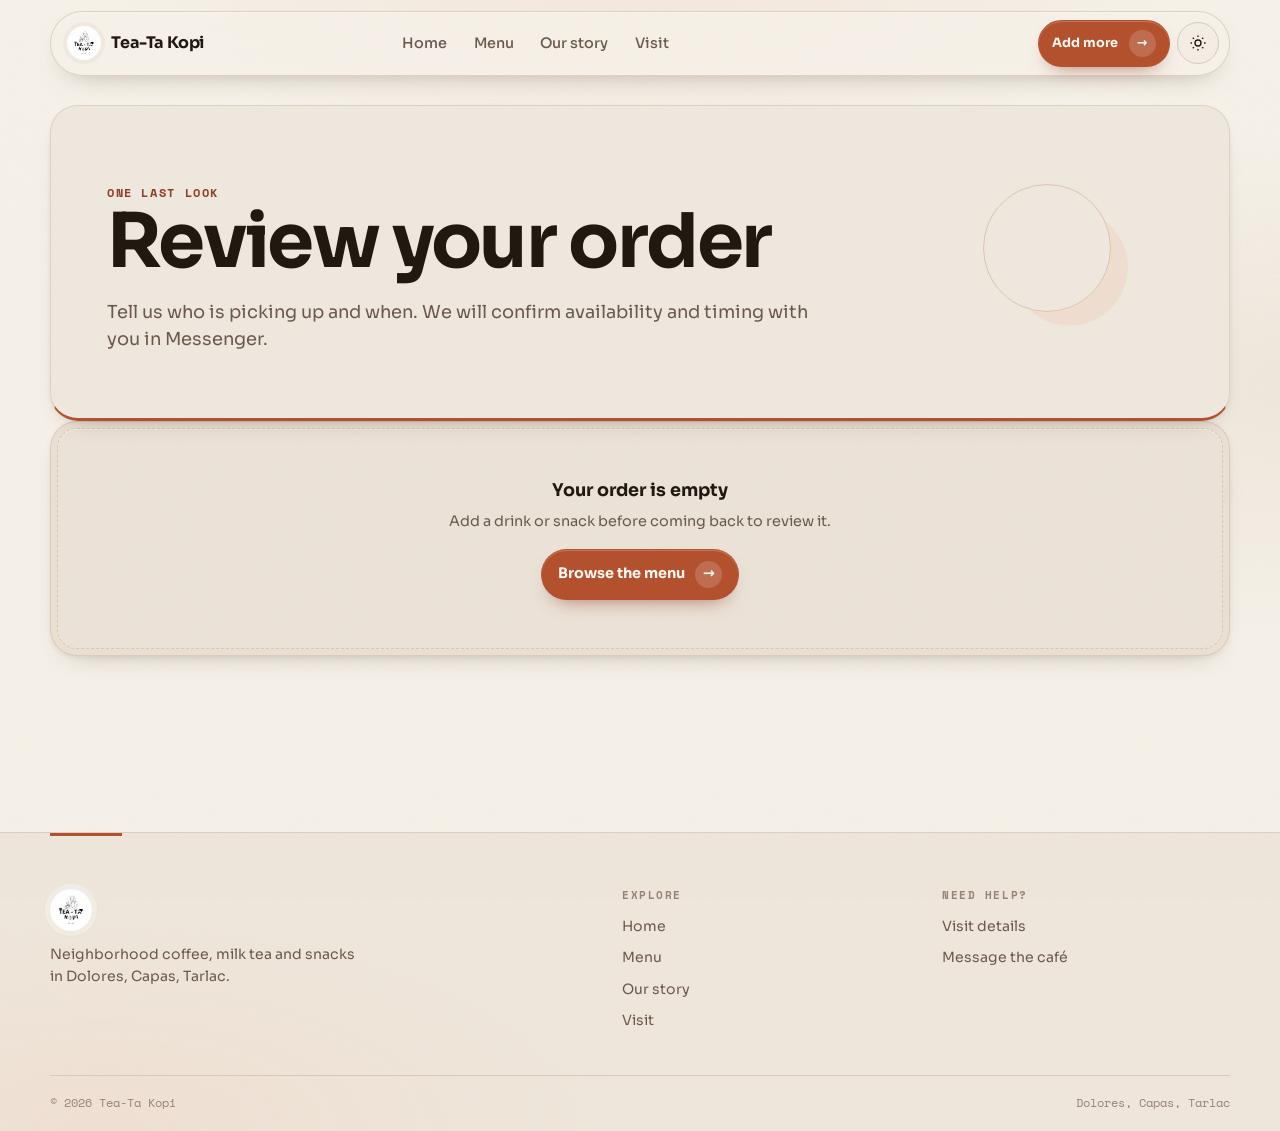
<file: order.html>
<!DOCTYPE html>
<html lang="en" data-theme="light">
<head>
  <meta charset="UTF-8" />
  <meta name="viewport" content="width=device-width, initial-scale=1" />
  <title>Review your order | Tea-Ta Kopi</title>
  <meta name="description" content="Review your Tea-Ta Kopi pickup order, add your details, and send it to the café in Messenger for confirmation." />
  <meta name="theme-color" content="#a84422" />
  <link rel="icon" href="data:image/svg+xml,%3Csvg xmlns='http://www.w3.org/2000/svg' viewBox='0 0 32 32'%3E%3Crect width='32' height='32' rx='8' fill='%2317110d'/%3E%3Cellipse cx='16' cy='16' rx='7' ry='10' fill='%23e08057' transform='rotate(-20 16 16)'/%3E%3Cpath d='M16 7 Q16 16 16 25' stroke='%2317110d' stroke-width='1.6' fill='none'/%3E%3C/svg%3E" />
  <link rel="manifest" href="manifest.webmanifest" />
  <link rel="stylesheet" href="css/tokens.css" />
  <link rel="stylesheet" href="css/style.css" />
  <link rel="stylesheet" href="css/pages.css" />
</head>
<body>
  <a class="skip-link" href="#main">Skip to content</a>
  <div class="site-header-wrap"><header class="site-header"><a class="site-brand" href="index.html" aria-label="Tea-Ta Kopi home"><img src="assets/logo-lineart.png" alt="" width="34" height="34" /><span>Tea-Ta Kopi</span></a><nav class="site-nav" aria-label="Primary navigation"><a href="index.html">Home</a><a href="menu.html">Menu</a><a href="about.html">Our story</a><a href="contact.html">Visit</a></nav><div class="header-actions"><a class="btn btn--accent btn--small header-order" href="menu.html">Add more <span class="btn__icon" aria-hidden="true">&#8594;</span></a><button class="icon-button" id="theme-toggle" type="button" aria-label="Switch to dark mode" title="Switch theme"><svg class="theme-icon theme-icon--sun" viewBox="0 0 24 24" fill="none" stroke="currentColor" stroke-width="1.8" aria-hidden="true"><circle cx="12" cy="12" r="4"/><path d="M12 2v2M12 20v2M2 12h2M20 12h2M5 5l1.5 1.5M17.5 17.5L19 19M19 5l-1.5 1.5M6.5 17.5L5 19"/></svg></button><button class="nav-toggle" id="nav-toggle" type="button" aria-label="Open navigation" aria-expanded="false" aria-controls="mobile-nav"><span></span></button></div></header></div>
  <nav class="mobile-nav" id="mobile-nav" aria-label="Mobile navigation" aria-hidden="true"><a href="index.html">Home</a><a href="menu.html">Menu</a><a href="about.html">Our story</a><a href="contact.html">Visit</a><a class="btn btn--accent" href="menu.html">Add more <span class="btn__icon" aria-hidden="true">&#8594;</span></a></nav>

  <main id="main">
    <section class="page-intro page-intro--checkout container"><p class="eyebrow">One last look</p><h1>Review your order</h1><p class="lede">Tell us who is picking up and when. We will confirm availability and timing with you in Messenger.</p></section>
    <section id="checkout-view" class="checkout-shell container" aria-label="Order checkout">
      <div class="checkout-layout">
        <form id="checkout-form" class="bezel checkout-card checkout-form" novalidate>
          <div class="bezel__core">
            <div class="progress" aria-label="Checkout progress"><span class="progress__step is-current">Your order</span><span class="progress__line"></span><span class="progress__step is-current">Pickup details</span><span class="progress__line"></span><span class="progress__step">Send to cafe</span></div>
            <div class="form-stack">
              <section class="form-section"><h2>Pickup details</h2><p class="field-help">These details are included in your Messenger order.</p><div class="form-grid"><div class="form-field" id="name-field"><label for="customer-name">Name <span>required</span></label><input id="customer-name" name="name" type="text" autocomplete="name" placeholder="Who should we call?" aria-describedby="name-error" required /><span class="field-error" id="name-error" aria-live="polite"></span></div><div class="form-field" id="phone-field"><label for="customer-phone">Mobile number <span>optional</span></label><input id="customer-phone" name="phone" type="tel" inputmode="tel" autocomplete="tel" placeholder="09xx xxx xxxx" aria-describedby="phone-error" /><span class="field-error" id="phone-error" aria-live="polite"></span></div></div></section>
              <section class="form-section"><h2>When will you pick up?</h2><div class="form-field" id="pickup-field"><label for="pickup-time">Pickup timing <span>required</span></label><select id="pickup-time" name="pickup" aria-describedby="pickup-error" required><option value="">Choose a pickup time</option><option value="ASAP (about 20 to 30 minutes)">ASAP (about 20 to 30 minutes)</option><option value="Today, 4:00 PM">Today, 4:00 PM</option><option value="Today, 5:00 PM">Today, 5:00 PM</option><option value="Today, 6:00 PM">Today, 6:00 PM</option><option value="Today, 7:00 PM">Today, 7:00 PM</option><option value="Today, 8:00 PM">Today, 8:00 PM</option><option value="Today, 9:00 PM">Today, 9:00 PM</option></select><span class="field-error" id="pickup-error" aria-live="polite"></span></div><p class="field-help">If a listed time has passed, choose ASAP and we will confirm the nearest available time in Messenger.</p></section>
              <section class="form-section"><h2>Payment</h2><div class="form-field"><label for="payment-method">Payment method</label><select id="payment-method" name="payment"><option value="Cash at pickup">Cash at pickup</option><option value="Confirm in Messenger">I will confirm another option in Messenger</option></select></div><p class="field-help">No payment details are collected here. The café will confirm the final total and payment details with you.</p></section>
              <section class="form-section"><h2>Anything else?</h2><div class="form-field"><label for="order-note">Note for the café <span>optional</span></label><textarea id="order-note" name="note" maxlength="180" placeholder="For example: please call when outside."></textarea><span class="field-help"><span id="note-count">0</span>/180</span></div></section>
              <p id="stock-error" class="checkout-stock-alert" role="alert" hidden></p>
              <label class="check-row" id="confirm-field"><span class="check-row__copy"><input id="confirm-order" type="checkbox" aria-describedby="confirm-error" required /><span>I have reviewed my items and understand the café will confirm this order in Messenger.</span></span></label>
              <span class="field-error" id="confirm-error" aria-live="polite"></span>
              <div><button class="btn btn--accent btn--block checkout-submit" id="checkout-submit" type="submit">Send order to Messenger <span class="btn__icon" aria-hidden="true">&#8599;</span></button><p class="checkout-disclaimer">This opens Facebook Messenger with your order ready to send. Your order is not accepted until Tea-Ta Kopi replies and confirms it.</p></div>
            </div>
          </div>
        </form>
        <aside class="bezel checkout-summary" aria-labelledby="summary-title"><div class="bezel__core"><div class="checkout-summary__heading"><h2 id="summary-title">Your order</h2><a class="checkout-summary__edit" href="menu.html">Edit menu</a></div><div id="checkout-items" class="checkout-summary__items"></div><div id="checkout-totals"></div><p class="checkout-disclaimer">Pickup at Tea-Ta Kopi, Dolores, Capas. Prices shown are based on the current menu and are confirmed by the café.</p></div></aside>
      </div>
    </section>
    <section id="order-success" class="section container" hidden aria-live="polite"><div class="bezel"><div id="order-status" class="bezel__core order-success"><span class="success-mark" aria-hidden="true"><svg viewBox="0 0 24 24" fill="none" stroke="currentColor" stroke-width="2.4" stroke-linecap="round" stroke-linejoin="round"><path d="m5 12 4.2 4L19 6"/></svg></span><p class="eyebrow">Order draft ready</p><h1 id="success-title">Send it over to the café</h1><p id="success-copy">Your order details are ready in Messenger. Tea-Ta Kopi will confirm availability and pickup timing there.</p><span id="order-reference" class="order-reference"></span><div class="status-timeline" aria-label="Order status"><div class="status-step is-done"><strong>Order prepared</strong><span>Details saved</span></div><div class="status-step is-done"><strong>Messenger opened</strong><span>Send the draft</span></div><div class="status-step"><strong>Café confirmation</strong><span>Wait for a reply</span></div></div><div class="order-note">Keep Messenger open after sending. If a drink or pickup time is unavailable, the café will help you choose an alternative before preparing anything.</div><div class="success-actions"><a class="btn btn--accent" id="success-messenger" href="#" target="_blank" rel="noopener">Open Messenger <span class="btn__icon" aria-hidden="true">&#8599;</span></a><a class="btn btn--ghost" href="menu.html">Order something else</a></div></div></div></section>
  </main>

  <footer class="site-footer"><div class="container footer-grid"><div class="footer-brand"><img src="assets/logo-lineart.png" alt="Tea-Ta Kopi logo" width="42" height="42" /><p>Neighborhood coffee, milk tea and snacks in Dolores, Capas, Tarlac.</p></div><div class="footer-column"><h3>Explore</h3><a href="index.html">Home</a><a href="menu.html">Menu</a><a href="about.html">Our story</a><a href="contact.html">Visit</a></div><div class="footer-column"><h3>Need help?</h3><a href="contact.html">Visit details</a><a href="https://www.facebook.com/profile.php?id=61563817495458" target="_blank" rel="noopener">Message the café</a></div></div><div class="container footer-bottom"><span>&copy; 2026 Tea-Ta Kopi</span><span>Dolores, Capas, Tarlac</span></div></footer>

  <script src="js/main.js"></script><script src="js/menu-data.js"></script><script src="js/cart.js"></script><script src="js/order.js"></script>
</body>
</html>
</file>
<file: css/tokens.css>
/* Tea-Ta Kopi design tokens. Warm, high-contrast, and shared by every route. */
@font-face {
  font-family: "Sora";
  font-style: normal;
  font-weight: 400;
  font-display: swap;
  src: url("../fonts/sora-400.woff2") format("woff2");
}
@font-face {
  font-family: "Sora";
  font-style: normal;
  font-weight: 500;
  font-display: swap;
  src: url("../fonts/sora-500.woff2") format("woff2");
}
@font-face {
  font-family: "Sora";
  font-style: normal;
  font-weight: 700;
  font-display: swap;
  src: url("../fonts/sora-700.woff2") format("woff2");
}
@font-face {
  font-family: "Space Mono";
  font-style: normal;
  font-weight: 400;
  font-display: swap;
  src: url("../fonts/space-mono-400.woff2") format("woff2");
}
@font-face {
  font-family: "Space Mono";
  font-style: normal;
  font-weight: 700;
  font-display: swap;
  src: url("../fonts/space-mono-700.woff2") format("woff2");
}

:root {
  --bg: #f6f1e9;
  --surface: #eee6db;
  --surface-2: #e5d9ca;
  --surface-3: #d9c7b5;
  --ink: #211812;
  --ink-soft: #6b594d;
  --ink-faint: #978476;
  --line: #d8c9bb;
  --accent: #b4512f;
  --accent-2: #8e3e25;
  --accent-soft: #efd7c7;
  --accent-ink: #fff8f0;
  --espresso: #2c1d15;
  --espresso-soft: #412b20;
  --espresso-ink: #fff4e9;
  --success: #2e6b51;
  --danger: #a33c2d;
  --focus: #b4512f;
  --shadow-sm: 0 2px 8px rgba(54, 35, 22, 0.08), 0 1px 2px rgba(54, 35, 22, 0.05);
  --shadow-card: 0 12px 28px -20px rgba(54, 35, 22, 0.42), 0 2px 5px rgba(54, 35, 22, 0.05);
  --shadow-md: 0 18px 38px -22px rgba(54, 35, 22, 0.46), 0 4px 10px rgba(54, 35, 22, 0.06);
  --shadow-lg: 0 30px 75px -28px rgba(39, 24, 15, 0.52), 0 10px 24px rgba(39, 24, 15, 0.1);
  --font-display: "Sora", system-ui, sans-serif;
  --font-body: "Sora", system-ui, sans-serif;
  --font-mono: "Space Mono", ui-monospace, monospace;
  --space-1: 0.5rem;
  --space-2: 1rem;
  --space-3: 1.5rem;
  --space-4: 2.5rem;
  --space-5: 4rem;
  --space-6: 6.5rem;
  --r-pill: 999px;
  --r-card: 20px;
  --r-small: 13px;
  --ease: cubic-bezier(0.32, 0.72, 0, 1);
  --dur: 260ms;
  --maxw: 1180px;
  --nav-h: 64px;
  --grain: 0.035;
  color-scheme: light;
}

[data-theme="dark"] {
  --bg: #17110d;
  --surface: #241a14;
  --surface-2: #302219;
  --surface-3: #493326;
  --ink: #f8eee3;
  --ink-soft: #c9b8a7;
  --ink-faint: #a99482;
  --line: #49372a;
  --accent: #e08057;
  --accent-2: #f0a078;
  --accent-soft: #563326;
  --accent-ink: #2a160d;
  --espresso: #0f0b08;
  --espresso-soft: #24170f;
  --espresso-ink: #fff4e9;
  --success: #83c29e;
  --danger: #ed8c79;
  --focus: #f0a078;
  --shadow-sm: 0 2px 10px rgba(0, 0, 0, 0.34), 0 1px 2px rgba(0, 0, 0, 0.28);
  --shadow-card: 0 16px 34px -22px rgba(0, 0, 0, 0.9), 0 2px 5px rgba(0, 0, 0, 0.28);
  --shadow-md: 0 22px 48px -24px rgba(0, 0, 0, 0.94), 0 5px 14px rgba(0, 0, 0, 0.34);
  --shadow-lg: 0 32px 80px -26px rgba(0, 0, 0, 0.98), 0 12px 28px rgba(0, 0, 0, 0.42);
  --grain: 0.045;
  color-scheme: dark;
}
</file>
<file: css/style.css>
/* Tea-Ta Kopi global UI. Keep this file dependency-free so the app stays fast on a phone. */
*, *::before, *::after { box-sizing: border-box; }
html { scroll-behavior: smooth; }
body {
  margin: 0;
  min-width: 320px;
  min-height: 100vh;
  background: var(--bg);
  color: var(--ink);
  font-family: var(--font-body);
  font-size: 1rem;
  line-height: 1.55;
  -webkit-font-smoothing: antialiased;
  text-rendering: optimizeLegibility;
  transition: background var(--dur) var(--ease), color var(--dur) var(--ease);
}
body::after {
  content: "";
  position: fixed;
  inset: 0;
  z-index: 150;
  pointer-events: none;
  opacity: var(--grain);
  mix-blend-mode: soft-light;
  background-image: url("data:image/svg+xml,%3Csvg xmlns='http://www.w3.org/2000/svg' width='140' height='140'%3E%3Cfilter id='n'%3E%3CfeTurbulence type='fractalNoise' baseFrequency='.85' numOctaves='2' stitchTiles='stitch'/%3E%3C/filter%3E%3Crect width='100%25' height='100%25' filter='url(%23n)'/%3E%3C/svg%3E");
}
img { display: block; max-width: 100%; }
a { color: inherit; text-decoration: none; }
button, input, select, textarea { font: inherit; }
button, a, select, input, textarea { -webkit-tap-highlight-color: transparent; }
button { color: inherit; }
h1, h2, h3, h4 { margin: 0; font-family: var(--font-display); font-weight: 700; line-height: 1.08; letter-spacing: -0.035em; text-wrap: balance; }
p { margin: 0; max-width: 68ch; }

.container { width: min(100% - 2rem, var(--maxw)); margin-inline: auto; }
.section { padding-block: clamp(3.5rem, 8vw, 6rem); }
.section--tight { padding-block: clamp(2rem, 5vw, 3.5rem); }
.section--top { padding-top: clamp(2.5rem, 6vw, 5rem); }
.eyebrow {
  color: var(--accent-2);
  font-family: var(--font-mono);
  font-size: 0.72rem;
  font-weight: 700;
  letter-spacing: 0.14em;
  line-height: 1.3;
  text-transform: uppercase;
}
.lede { color: var(--ink-soft); font-size: clamp(1rem, 1.6vw, 1.12rem); }
.mono { font-family: var(--font-mono); }
.muted { color: var(--ink-soft); }
.sr-only {
  position: absolute; width: 1px; height: 1px; padding: 0; margin: -1px;
  overflow: hidden; clip: rect(0, 0, 0, 0); white-space: nowrap; border: 0;
}
.skip-link {
  position: fixed; z-index: 300; top: -4rem; left: 1rem;
  padding: 0.65rem 1rem; border-radius: var(--r-pill);
  background: var(--accent); color: var(--accent-ink); font-weight: 700;
  transition: top var(--dur) var(--ease);
}
.skip-link:focus { top: 1rem; }

/* Header */
.site-header-wrap {
  position: sticky;
  top: 0;
  z-index: 100;
  padding: 0.7rem 1rem;
  pointer-events: none;
}
.site-header {
  width: min(100%, var(--maxw));
  min-height: var(--nav-h);
  margin-inline: auto;
  padding: 0.5rem 0.6rem 0.5rem 1rem;
  display: flex;
  align-items: center;
  gap: 1rem;
  border: 1px solid color-mix(in srgb, var(--line) 92%, transparent);
  border-radius: var(--r-pill);
  background: color-mix(in srgb, var(--bg) 90%, transparent);
  box-shadow: var(--shadow-sm);
  -webkit-backdrop-filter: blur(16px) saturate(120%);
  backdrop-filter: blur(16px) saturate(120%);
  pointer-events: auto;
}
.site-brand { display: inline-flex; align-items: center; gap: 0.65rem; flex: none; font-weight: 700; letter-spacing: -0.025em; }
.site-brand img { width: 34px; height: 34px; border-radius: 50%; object-fit: cover; background: var(--surface); }
.site-nav { display: flex; align-items: center; gap: 0.15rem; margin-inline: auto; }
.site-nav a {
  position: relative;
  padding: 0.55rem 0.75rem;
  border-radius: var(--r-pill);
  color: var(--ink-soft);
  font-size: 0.9rem;
  font-weight: 500;
  transition: color var(--dur) var(--ease), background var(--dur) var(--ease);
}
.site-nav a::after {
  content: ""; position: absolute; left: 0.75rem; right: 0.75rem; bottom: 0.28rem;
  height: 2px; border-radius: 2px; background: var(--accent);
  transform: scaleX(0); transform-origin: left; transition: transform var(--dur) var(--ease);
}
.site-nav a:hover, .site-nav a.is-active { color: var(--ink); background: var(--surface); }
.site-nav a.is-active::after, .site-nav a:hover::after { transform: scaleX(1); }
.header-actions { display: flex; align-items: center; gap: 0.45rem; margin-left: auto; }
.icon-button, .nav-toggle {
  width: 42px; height: 42px; display: inline-grid; place-items: center; flex: none;
  border: 1px solid var(--line); border-radius: 50%; background: transparent; color: var(--ink);
  cursor: pointer; transition: background var(--dur) var(--ease), transform var(--dur) var(--ease);
}
.icon-button:hover, .nav-toggle:hover { background: var(--surface); }
.icon-button svg { width: 18px; height: 18px; }
.nav-toggle { display: none; position: relative; }
.nav-toggle span, .nav-toggle span::before, .nav-toggle span::after {
  content: ""; position: absolute; width: 17px; height: 2px; left: 50%; top: 50%;
  border-radius: 2px; background: currentColor; transform: translate(-50%, -50%);
  transition: transform var(--dur) var(--ease), opacity var(--dur) var(--ease);
}
.nav-toggle span::before { transform: translate(-50%, -6px); }
.nav-toggle span::after { transform: translate(-50%, 6px); }
.nav-toggle[aria-expanded="true"] span { background: transparent; }
.nav-toggle[aria-expanded="true"] span::before { transform: translate(-50%, -50%) rotate(45deg); }
.nav-toggle[aria-expanded="true"] span::after { transform: translate(-50%, -50%) rotate(-45deg); }
.mobile-nav {
  position: fixed; inset: 0; z-index: 90; display: flex; flex-direction: column; justify-content: center;
  gap: 0.35rem; padding: 5rem 2rem 2rem; background: color-mix(in srgb, var(--bg) 97%, transparent);
  opacity: 0; visibility: hidden; pointer-events: none; transform: translateY(-0.75rem);
  transition: opacity var(--dur) var(--ease), transform var(--dur) var(--ease), visibility var(--dur) var(--ease);
}
.mobile-nav.is-open { opacity: 1; visibility: visible; pointer-events: auto; transform: none; }
.mobile-nav a { width: fit-content; padding: 0.6rem 0; font-size: clamp(1.7rem, 8vw, 2.5rem); font-weight: 700; letter-spacing: -0.05em; }
.mobile-nav a:not(.btn) { color: var(--ink-soft); }
.mobile-nav a.is-active { color: var(--ink); }
.mobile-nav .btn { margin-top: 1.2rem; align-self: flex-start; }

/* Buttons */
.btn {
  min-height: 44px; display: inline-flex; align-items: center; justify-content: center; gap: 0.65rem;
  padding: 0.7rem 1rem; border: 1px solid transparent; border-radius: var(--r-pill);
  font-family: var(--font-display); font-size: 0.9rem; font-weight: 700; line-height: 1.1;
  cursor: pointer; transition: transform var(--dur) var(--ease), background var(--dur) var(--ease), color var(--dur) var(--ease), box-shadow var(--dur) var(--ease), border-color var(--dur) var(--ease);
}
.btn:active { transform: scale(0.98); }
.btn--small { min-height: 38px; padding: 0.55rem 0.85rem; font-size: 0.8rem; }
.btn--accent { background: var(--accent); color: var(--accent-ink); box-shadow: var(--shadow-md); }
.btn--accent:hover { background: var(--accent-2); transform: translateY(-2px); }
.btn--ghost { border-color: var(--line); background: transparent; color: var(--ink); }
.btn--ghost:hover { background: var(--surface); transform: translateY(-2px); }
.btn--quiet { border-color: transparent; background: var(--surface); color: var(--ink); }
.btn--quiet:hover { background: var(--surface-2); }
.btn--block { width: 100%; }
.btn__icon { display: inline-grid; place-items: center; width: 27px; height: 27px; border-radius: 50%; background: rgba(255, 248, 241, 0.17); }
.btn--ghost .btn__icon, .btn--quiet .btn__icon { background: var(--surface-2); }
.btn:disabled, button:disabled { cursor: not-allowed; opacity: 0.5; transform: none; }

/* Content surfaces */
.bezel { padding: 0.35rem; border: 1px solid var(--line); border-radius: calc(var(--r-card) + 7px); background: var(--surface-2); box-shadow: var(--shadow-sm); }
.bezel__core { height: 100%; padding: clamp(1.15rem, 3vw, 2rem); border-radius: var(--r-card); background: var(--bg); box-shadow: inset 0 1px 0 color-mix(in srgb, var(--accent-ink) 36%, transparent); }
.card { padding: 1.25rem; border: 1px solid var(--line); border-radius: var(--r-card); background: var(--surface); box-shadow: var(--shadow-sm); }
.card h3 { font-size: 1.15rem; }

/* Reveal and state helpers */
[data-reveal] { opacity: 0; transform: translateY(16px); transition: opacity 600ms var(--ease), transform 600ms var(--ease); }
[data-reveal].is-visible { opacity: 1; transform: none; }
[hidden] { display: none !important; }

/* Footer */
.site-footer { margin-top: clamp(4rem, 10vw, 8rem); padding: 3.5rem 0 1.25rem; border-top: 1px solid var(--line); background: var(--surface); }
.footer-grid { display: grid; grid-template-columns: minmax(0, 1.5fr) repeat(2, minmax(0, 0.8fr)); gap: 2rem; }
.footer-brand img { width: 42px; height: 42px; border-radius: 50%; background: var(--bg); }
.footer-brand p { margin-top: 0.85rem; max-width: 32ch; color: var(--ink-soft); font-size: 0.88rem; }
.footer-column { display: flex; flex-direction: column; align-items: flex-start; gap: 0.2rem; }
.footer-column h3 { margin-bottom: 0.55rem; color: var(--ink-faint); font-family: var(--font-mono); font-size: 0.7rem; letter-spacing: 0.14em; text-transform: uppercase; }
.footer-column a { padding: 0.2rem 0; color: var(--ink-soft); font-size: 0.88rem; }
.footer-column a:hover { color: var(--accent-2); }
.footer-bottom { display: flex; justify-content: space-between; flex-wrap: wrap; gap: 0.5rem; margin-top: 2.5rem; padding-top: 1.1rem; border-top: 1px solid var(--line); color: var(--ink-faint); font-family: var(--font-mono); font-size: 0.72rem; }

/* Forms */
.form-field { display: grid; gap: 0.4rem; }
.form-field label, .field-label { font-size: 0.83rem; font-weight: 700; }
.form-field label span, .field-help { color: var(--ink-soft); font-size: 0.75rem; font-weight: 400; }
.form-field input, .form-field select, .form-field textarea, .search-input {
  width: 100%; min-height: 46px; padding: 0.7rem 0.9rem; border: 1px solid var(--line); border-radius: var(--r-small);
  outline: none; background: var(--bg); color: var(--ink); transition: border-color var(--dur) var(--ease), box-shadow var(--dur) var(--ease), background var(--dur) var(--ease);
}
.form-field textarea { min-height: 92px; resize: vertical; }
.form-field input::placeholder, .form-field textarea::placeholder, .search-input::placeholder { color: var(--ink-faint); }
.form-field input:focus, .form-field select:focus, .form-field textarea:focus, .search-input:focus { border-color: var(--focus); box-shadow: 0 0 0 3px color-mix(in srgb, var(--focus) 18%, transparent); }
.form-field.has-error input, .form-field.has-error select, .form-field.has-error textarea { border-color: var(--danger); }
.field-error { min-height: 1em; color: var(--danger); font-size: 0.75rem; }
.choice-group { display: grid; gap: 0.55rem; }
.choice-group__label { font-size: 0.83rem; font-weight: 700; }
.choice-grid { display: grid; grid-template-columns: repeat(auto-fit, minmax(110px, 1fr)); gap: 0.55rem; }
.choice {
  position: relative; min-height: 48px; display: flex; align-items: center; justify-content: space-between; gap: 0.4rem;
  padding: 0.6rem 0.7rem; border: 1px solid var(--line); border-radius: var(--r-small); background: var(--bg); cursor: pointer;
  transition: border-color var(--dur) var(--ease), background var(--dur) var(--ease), color var(--dur) var(--ease);
}
.choice.is-selected { border-color: var(--accent); background: var(--accent-soft); color: var(--accent-2); }
@supports selector(:has(*)) {
  .choice:has(input:checked) { border-color: var(--accent); background: var(--accent-soft); color: var(--accent-2); }
}
.choice input { position: absolute; opacity: 0; pointer-events: none; }
.choice__name { font-size: 0.82rem; font-weight: 700; }
.choice__meta { color: var(--ink-soft); font-family: var(--font-mono); font-size: 0.7rem; }

/* Toast and network notice */
.ttk-toast { position: fixed; left: 50%; bottom: calc(1rem + env(safe-area-inset-bottom)); z-index: 240; display: grid; gap: 0.1rem; width: max-content; max-width: calc(100vw - 2rem); padding: 0.75rem 1rem; border-radius: var(--r-small); background: var(--ink); color: var(--bg); box-shadow: var(--shadow-lg); opacity: 0; pointer-events: none; transform: translate(-50%, 1rem); transition: opacity var(--dur) var(--ease), transform var(--dur) var(--ease); }
.ttk-toast.is-visible { opacity: 1; transform: translate(-50%, 0); }
.ttk-toast__title { font-size: 0.82rem; font-weight: 700; }
.ttk-toast__sub { color: color-mix(in srgb, var(--bg) 76%, transparent); font-size: 0.72rem; }
.network-notice { display: flex; align-items: center; justify-content: center; gap: 0.5rem; padding: 0.55rem 1rem; background: var(--accent-soft); color: var(--accent-2); font-size: 0.78rem; font-weight: 700; text-align: center; }

:focus-visible { outline: 3px solid var(--focus); outline-offset: 3px; }
@media (max-width: 820px) {
  .site-nav, .header-order { display: none; }
  .nav-toggle { display: inline-grid; }
}
@media (max-width: 600px) {
  .container { width: min(100% - 1.25rem, var(--maxw)); }
  .site-header-wrap { padding: 0.5rem 0.6rem; }
  .site-header { min-height: 58px; padding-left: 0.7rem; }
  .site-brand span { font-size: 0.9rem; }
  .footer-grid { grid-template-columns: 1fr 1fr; gap: 2rem 1.25rem; }
  .footer-brand { grid-column: 1 / -1; }
  .footer-bottom { font-size: 0.65rem; }
}
@media (prefers-reduced-motion: reduce) {
  *, *::before, *::after { animation-duration: 0.001ms !important; animation-iteration-count: 1 !important; scroll-behavior: auto !important; transition-duration: 0.001ms !important; }
  [data-reveal] { opacity: 1; transform: none; }
  body::after { display: none; }
}

/* Premium foundation: a warm paper field and a measured elevation scale. */
html { background: var(--bg); }
body {
  position: relative;
  background:
    radial-gradient(ellipse 60% 32% at 50% -8%, color-mix(in srgb, var(--accent-soft) 48%, transparent), transparent 72%),
    radial-gradient(ellipse 36% 28% at 100% 34%, color-mix(in srgb, var(--surface-2) 42%, transparent), transparent 78%),
    linear-gradient(180deg, var(--bg) 0%, color-mix(in srgb, var(--bg) 88%, var(--surface) 12%) 100%);
}
body::after {
  opacity: var(--grain);
  mix-blend-mode: multiply;
}
[data-theme="dark"] body::after { mix-blend-mode: screen; }
::selection { background: var(--accent); color: var(--accent-ink); }

.site-header {
  background: color-mix(in srgb, var(--bg) 78%, transparent);
  border-color: color-mix(in srgb, var(--line) 78%, transparent);
  box-shadow: 0 12px 28px -20px rgba(54, 35, 22, 0.5), inset 0 1px 0 color-mix(in srgb, var(--accent-ink) 64%, transparent);
}
[data-theme="dark"] .site-header { box-shadow: 0 15px 34px -20px rgba(0, 0, 0, 0.9), inset 0 1px 0 rgba(255, 255, 255, 0.08); }
.site-brand img { box-shadow: 0 0 0 4px color-mix(in srgb, var(--surface) 72%, transparent); }
.site-nav a:hover, .site-nav a.is-active { background: color-mix(in srgb, var(--surface) 76%, transparent); }
.icon-button, .nav-toggle { background: color-mix(in srgb, var(--surface) 34%, transparent); }
.icon-button:hover, .nav-toggle:hover { background: var(--surface); transform: translateY(-1px); }

.btn--accent {
  background: var(--accent);
  box-shadow: 0 10px 20px -12px color-mix(in srgb, var(--accent-2) 78%, transparent), inset 0 1px 0 rgba(255, 248, 241, 0.22);
}
.btn--accent:hover { box-shadow: 0 14px 24px -12px color-mix(in srgb, var(--accent-2) 82%, transparent), inset 0 1px 0 rgba(255, 248, 241, 0.22); }
.btn--ghost { background: color-mix(in srgb, var(--bg) 50%, transparent); box-shadow: inset 0 1px 0 color-mix(in srgb, var(--accent-ink) 46%, transparent); }
.btn--quiet { background: color-mix(in srgb, var(--surface) 82%, transparent); box-shadow: var(--shadow-sm); }

.bezel {
  border-color: color-mix(in srgb, var(--line) 82%, transparent);
  background: color-mix(in srgb, var(--surface-2) 70%, var(--bg) 30%);
  box-shadow: var(--shadow-card);
}
.bezel__core {
  background: color-mix(in srgb, var(--bg) 92%, var(--surface) 8%);
  box-shadow: inset 0 1px 0 color-mix(in srgb, var(--accent-ink) 48%, transparent), inset 0 0 0 1px color-mix(in srgb, var(--line) 28%, transparent);
}
.card {
  border-color: color-mix(in srgb, var(--line) 78%, transparent);
  background: color-mix(in srgb, var(--surface) 82%, var(--bg) 18%);
  box-shadow: var(--shadow-card);
}
.card:hover { box-shadow: var(--shadow-md); }

.site-footer {
  position: relative;
  overflow: hidden;
  border-top-color: color-mix(in srgb, var(--line) 75%, transparent);
  background:
    radial-gradient(ellipse 55% 100% at 8% 100%, color-mix(in srgb, var(--accent-soft) 48%, transparent), transparent 74%),
    var(--surface);
}
.site-footer::before {
  content: "";
  position: absolute;
  top: 0;
  left: max(1rem, calc((100% - var(--maxw)) / 2));
  width: 72px;
  height: 3px;
  background: var(--accent);
}
.footer-brand img { box-shadow: 0 0 0 5px color-mix(in srgb, var(--bg) 72%, transparent), var(--shadow-sm); }
.network-notice { position: relative; z-index: 160; }
</file>
<file: css/pages.css>
/* Page layouts and ordering surfaces. */

/* Home */
.home-hero { position: relative; min-height: min(760px, 88dvh); display: flex; align-items: flex-end; overflow: hidden; isolation: isolate; }
.home-hero__image { position: absolute; inset: 0; width: 100%; height: 100%; object-fit: cover; z-index: -2; }
.home-hero::after { content: ""; position: absolute; inset: 0; z-index: -1; background: linear-gradient(180deg, rgba(22, 16, 11, 0.14), rgba(22, 16, 11, 0.84) 87%); }
.home-hero__content { width: min(100% - 2rem, var(--maxw)); margin-inline: auto; padding: 7rem 0 4.5rem; color: var(--accent-ink); }
.home-hero h1 { max-width: 11ch; font-size: clamp(2.7rem, 7vw, 5.2rem); letter-spacing: -0.06em; }
.home-hero__eyebrow { color: #f0b596; }
.home-hero__copy { max-width: 52ch; margin-top: 1.1rem; color: #f0e2d5; font-size: clamp(0.98rem, 2vw, 1.15rem); }
.home-hero__actions { display: flex; flex-wrap: wrap; gap: 0.65rem; margin-top: 1.6rem; }
.home-hero .btn--ghost { border-color: rgba(255, 248, 241, 0.55); color: var(--accent-ink); background: rgba(30, 22, 15, 0.2); }
.home-hero .btn--ghost .btn__icon { background: rgba(255, 248, 241, 0.14); }
.home-hero__meta { display: flex; flex-wrap: wrap; gap: 1rem; margin-top: 1.15rem; color: #ead9ca; font-family: var(--font-mono); font-size: 0.74rem; }
.home-hero__meta span + span::before { content: "•"; margin-right: 1rem; color: #bfa898; }
.section-heading { display: flex; align-items: end; justify-content: space-between; gap: 1.5rem; margin-bottom: 1.6rem; }
.section-heading h2 { max-width: 16ch; font-size: clamp(1.8rem, 4vw, 2.8rem); }
.section-heading p { max-width: 38ch; color: var(--ink-soft); font-size: 0.9rem; }
.favorites-layout { display: grid; grid-template-columns: minmax(250px, 0.9fr) minmax(0, 1.35fr); gap: 1rem; }
.favorites-photo { min-height: 390px; overflow: hidden; }
.favorites-photo .bezel__core { padding: 0; overflow: hidden; }
.favorites-photo img { width: 100%; height: 100%; object-fit: cover; }
.favorite-grid { display: grid; grid-template-columns: repeat(2, minmax(0, 1fr)); gap: 1rem; }
.favorite-card { display: flex; flex-direction: column; justify-content: space-between; min-height: 185px; }
.favorite-card__top { display: flex; justify-content: space-between; gap: 0.5rem; }
.favorite-card h3 { max-width: 15ch; font-size: 1.15rem; }
.best-badge { display: inline-flex; align-items: center; gap: 0.3rem; height: fit-content; padding: 0.28rem 0.5rem; border: 1px solid var(--accent-soft); border-radius: var(--r-pill); color: var(--accent-2); font-family: var(--font-mono); font-size: 0.62rem; font-weight: 700; white-space: nowrap; }
.best-badge svg { width: 11px; height: 11px; fill: currentColor; }
.favorite-card__bottom { display: flex; align-items: center; justify-content: space-between; gap: 0.6rem; margin-top: 1.5rem; }
.price { color: var(--accent-2); font-family: var(--font-mono); font-size: 0.84rem; font-weight: 700; }
.story-grid { display: grid; grid-template-columns: 0.9fr 1.1fr; align-items: center; gap: clamp(2rem, 8vw, 7rem); }
.story-photo { aspect-ratio: 4 / 5; overflow: hidden; border-radius: var(--r-card); box-shadow: var(--shadow-md); }
.story-photo img { width: 100%; height: 100%; object-fit: cover; }
.story-copy h2 { max-width: 12ch; font-size: clamp(2rem, 4.4vw, 3.4rem); }
.story-copy p { margin-top: 1rem; color: var(--ink-soft); }
.story-copy .btn { margin-top: 1.5rem; }
.visit-preview { display: grid; grid-template-columns: minmax(0, 1.1fr) minmax(280px, 0.9fr); gap: 1rem; }
.map-frame { min-height: 340px; overflow: hidden; border: 1px solid var(--line); border-radius: var(--r-card); background: var(--surface); }
.map-frame iframe { display: block; width: 100%; height: 100%; min-height: 340px; border: 0; }
.info-list { display: grid; }
.info-row { display: grid; grid-template-columns: 6.5rem minmax(0, 1fr); gap: 0.75rem; padding: 1rem 0; border-bottom: 1px solid var(--line); }
.info-row:last-child { border-bottom: 0; }
.info-row dt { color: var(--ink-faint); font-family: var(--font-mono); font-size: 0.67rem; letter-spacing: 0.1em; text-transform: uppercase; }
.info-row dd { margin: 0; font-size: 0.9rem; font-weight: 500; }

/* Shared page intro */
.page-intro { padding: clamp(4rem, 10vw, 7rem) 0 2.25rem; text-align: center; }
.page-intro h1 { font-size: clamp(2.25rem, 6vw, 4.7rem); }
.page-intro > p { max-width: 58ch; margin: 1rem auto 0; }
.page-intro__actions { display: flex; justify-content: center; flex-wrap: wrap; gap: 0.6rem; margin-top: 1.4rem; }
.page-intro__meta { display: flex; justify-content: center; flex-wrap: wrap; gap: 0.7rem; margin-top: 1rem; color: var(--ink-faint); font-family: var(--font-mono); font-size: 0.7rem; }
.page-intro__meta span { padding: 0.35rem 0.6rem; border: 1px solid var(--line); border-radius: var(--r-pill); }

/* Menu catalog */
.repeat-order { display: flex; align-items: center; justify-content: space-between; gap: 1.25rem; margin-bottom: 1rem; padding: 1rem 1.15rem; border: 1px solid var(--accent-soft); border-radius: var(--r-card); background: var(--accent-soft); }
.repeat-order__copy { min-width: 0; }
.repeat-order h2 { margin-top: 0.2rem; font-size: 1.05rem; }
.repeat-order p:not(.eyebrow) { margin-top: 0.25rem; color: var(--ink-soft); font-size: 0.78rem; }
.repeat-order .btn { flex: none; }
.menu-shell { padding-bottom: 3rem; }
.menu-toolbar { position: sticky; top: calc(var(--nav-h) + 0.8rem); z-index: 50; display: grid; gap: 0.75rem; margin-bottom: 2rem; padding: 0.7rem; border: 1px solid var(--line); border-radius: var(--r-card); background: color-mix(in srgb, var(--bg) 94%, transparent); box-shadow: var(--shadow-sm); -webkit-backdrop-filter: blur(12px); backdrop-filter: blur(12px); }
.menu-search { position: relative; }
.menu-search svg { position: absolute; left: 0.85rem; top: 50%; width: 17px; height: 17px; color: var(--ink-faint); transform: translateY(-50%); pointer-events: none; }
.menu-search .search-input { min-height: 44px; padding-left: 2.5rem; background: var(--surface); }
.menu-filters { display: flex; gap: 0.4rem; overflow-x: auto; scrollbar-width: none; padding-bottom: 0.1rem; }
.menu-filters::-webkit-scrollbar { display: none; }
.filter-pill { flex: 0 0 auto; min-height: 38px; padding: 0.5rem 0.8rem; border: 1px solid var(--line); border-radius: var(--r-pill); background: var(--surface); color: var(--ink-soft); cursor: pointer; font-size: 0.75rem; font-weight: 700; white-space: nowrap; transition: background var(--dur) var(--ease), color var(--dur) var(--ease), border-color var(--dur) var(--ease); }
.filter-pill:hover { color: var(--ink); background: var(--surface-2); }
.filter-pill.is-active { border-color: var(--accent); background: var(--accent); color: var(--accent-ink); }
.catalog { display: grid; gap: 3.25rem; }
.category { scroll-margin-top: 11rem; }
.category__header { display: flex; align-items: end; justify-content: space-between; gap: 1rem; padding-bottom: 0.8rem; border-bottom: 1px solid var(--line); }
.category__header h2 { font-size: clamp(1.35rem, 3vw, 1.95rem); }
.category__header p { color: var(--ink-faint); font-family: var(--font-mono); font-size: 0.7rem; text-align: right; }
.product-grid { display: grid; grid-template-columns: repeat(2, minmax(0, 1fr)); gap: 0.75rem; margin-top: 0.85rem; }
.product-card { display: flex; flex-direction: column; min-width: 0; padding: 1rem; border: 1px solid var(--line); border-radius: var(--r-card); background: var(--surface); transition: transform var(--dur) var(--ease), box-shadow var(--dur) var(--ease), border-color var(--dur) var(--ease); }
.product-card:hover { border-color: color-mix(in srgb, var(--accent) 38%, var(--line)); box-shadow: var(--shadow-md); transform: translateY(-2px); }
.product-card.is-highlighted { border-color: var(--accent); box-shadow: 0 0 0 4px var(--accent-soft), var(--shadow-md); }
.product-card.is-unavailable { opacity: 0.62; }
.product-card__top { display: flex; align-items: start; justify-content: space-between; gap: 0.65rem; }
.product-card__name { font-size: 1rem; line-height: 1.2; }
.product-card__description { min-height: 2.7em; margin-top: 0.45rem; color: var(--ink-soft); font-size: 0.77rem; line-height: 1.45; }
.product-card__meta { display: flex; align-items: center; justify-content: space-between; gap: 0.5rem; margin-top: 0.8rem; color: var(--ink-faint); font-family: var(--font-mono); font-size: 0.68rem; }
.product-card__actions { display: flex; flex-wrap: wrap; gap: 0.4rem; margin-top: 0.85rem; }
.product-card__actions .btn { flex: 1 1 auto; }
.quick-size { min-height: 38px; padding: 0.48rem 0.62rem; border: 1px solid var(--line); border-radius: var(--r-pill); background: var(--bg); color: var(--ink); cursor: pointer; font-family: var(--font-mono); font-size: 0.68rem; font-weight: 700; transition: background var(--dur) var(--ease), color var(--dur) var(--ease), border-color var(--dur) var(--ease), transform var(--dur) var(--ease); }
.quick-size:hover { border-color: var(--accent); background: var(--accent); color: var(--accent-ink); transform: translateY(-1px); }
.product-card__actions .btn--customize { flex-basis: 100%; }
.catalog-empty { padding: 3rem 1rem; border: 1px dashed var(--line); border-radius: var(--r-card); color: var(--ink-soft); text-align: center; }
.catalog-empty strong { display: block; color: var(--ink); font-size: 1.1rem; }
.catalog-empty p { margin: 0.4rem auto 1rem; font-size: 0.9rem; }
.menu-footnote { margin-top: 2rem; color: var(--ink-faint); font-size: 0.76rem; text-align: center; }

/* Cart floating control */
.cart-fab { position: fixed; right: max(1rem, env(safe-area-inset-right)); bottom: max(1rem, env(safe-area-inset-bottom)); z-index: 120; display: inline-flex; align-items: center; gap: 0.55rem; min-height: 54px; padding: 0.55rem 0.8rem 0.55rem 0.9rem; border: 0; border-radius: var(--r-pill); background: var(--accent); color: var(--accent-ink); box-shadow: var(--shadow-lg); cursor: pointer; font-weight: 700; transition: transform var(--dur) var(--ease), background var(--dur) var(--ease); }
.cart-fab:hover { background: var(--accent-2); transform: translateY(-2px); }
.cart-fab svg { width: 20px; height: 20px; flex: none; }
.cart-fab__label { font-size: 0.8rem; }
.cart-fab__badge { display: inline-grid; min-width: 23px; height: 23px; padding: 0 0.35rem; place-items: center; border-radius: 50%; background: var(--accent-ink); color: var(--accent-2); font-family: var(--font-mono); font-size: 0.7rem; }
.cart-fab.is-bumped { animation: fabBump 360ms var(--ease); }
@keyframes fabBump { 35% { transform: scale(1.08) rotate(-2deg); } 70% { transform: scale(0.97); } }

/* Cart drawer */
.cart-backdrop { position: fixed; inset: 0; z-index: 180; background: rgba(24, 17, 12, 0.48); -webkit-backdrop-filter: blur(3px); backdrop-filter: blur(3px); }
.cart-drawer { position: fixed; inset: 0; z-index: 190; display: flex; justify-content: flex-end; visibility: hidden; pointer-events: none; }
.cart-drawer.is-open { visibility: visible; pointer-events: auto; }
.cart-drawer__panel { display: flex; flex-direction: column; width: min(470px, 100%); height: 100%; border-left: 1px solid var(--line); background: var(--bg); box-shadow: var(--shadow-lg); transform: translateX(100%); transition: transform 360ms var(--ease); }
.cart-drawer.is-open .cart-drawer__panel { transform: none; }
.cart-drawer__header { display: flex; align-items: start; justify-content: space-between; gap: 1rem; padding: 1.25rem 1.25rem 1rem; border-bottom: 1px solid var(--line); }
.cart-drawer__kicker { color: var(--accent-2); font-family: var(--font-mono); font-size: 0.66rem; font-weight: 700; letter-spacing: 0.12em; text-transform: uppercase; }
.cart-drawer__title { margin-top: 0.2rem; font-size: 1.45rem; }
.cart-close { width: 40px; height: 40px; display: grid; place-items: center; border: 1px solid var(--line); border-radius: 50%; background: transparent; cursor: pointer; font-size: 1.4rem; line-height: 1; }
.cart-close:hover { background: var(--surface); }
.cart-drawer__body { flex: 1; overflow-y: auto; padding: 1rem 1.25rem; overscroll-behavior: contain; }
.cart-drawer__foot { padding: 1rem 1.25rem calc(1rem + env(safe-area-inset-bottom)); border-top: 1px solid var(--line); background: var(--bg); }
.cart-empty { display: grid; justify-items: center; gap: 0.65rem; padding: 3rem 1rem; text-align: center; color: var(--ink-soft); }
.cart-empty svg { width: 48px; height: 48px; color: var(--accent); }
.cart-empty strong { color: var(--ink); }
.cart-empty a { color: var(--accent-2); font-weight: 700; text-decoration: underline; text-underline-offset: 3px; }
.cart-row { display: grid; grid-template-columns: minmax(0, 1fr) auto; gap: 0.7rem; padding: 1rem 0; border-bottom: 1px solid var(--line); }
.cart-row__info { min-width: 0; }
.cart-row__name { font-size: 0.92rem; font-weight: 700; line-height: 1.3; }
.cart-row__details { margin-top: 0.22rem; color: var(--ink-soft); font-size: 0.73rem; line-height: 1.45; }
.cart-row__actions { display: flex; align-items: center; justify-content: end; gap: 0.4rem; margin-top: 0.65rem; }
.qty-control { display: inline-flex; align-items: center; border: 1px solid var(--line); border-radius: var(--r-pill); background: var(--surface); }
.qty-control button { width: 30px; height: 30px; display: grid; place-items: center; border: 0; background: transparent; border-radius: 50%; cursor: pointer; font-size: 1rem; }
.qty-control button:hover { background: var(--surface-2); }
.qty-control span { min-width: 1.5rem; text-align: center; font-family: var(--font-mono); font-size: 0.75rem; font-weight: 700; }
.cart-row__edit, .cart-row__remove { min-height: 30px; padding: 0 0.45rem; border: 0; background: transparent; color: var(--ink-soft); cursor: pointer; font-size: 0.72rem; text-decoration: underline; text-underline-offset: 3px; }
.cart-row__edit:hover, .cart-row__remove:hover { color: var(--accent-2); }
.cart-row__total { color: var(--accent-2); font-family: var(--font-mono); font-size: 0.83rem; font-weight: 700; white-space: nowrap; }
.cart-summary { display: grid; gap: 0.5rem; margin-bottom: 0.9rem; }
.summary-line { display: flex; justify-content: space-between; gap: 1rem; color: var(--ink-soft); font-size: 0.82rem; }
.summary-line--total { padding-top: 0.7rem; border-top: 1px solid var(--line); color: var(--ink); font-size: 1rem; font-weight: 700; }
.summary-line--total strong { color: var(--accent-2); font-family: var(--font-mono); font-size: 1.18rem; }
.cart-foot-note { margin-top: 0.65rem; color: var(--ink-faint); font-size: 0.7rem; text-align: center; }
.cart-clear { display: block; margin: 0.7rem auto 0; padding: 0.2rem; border: 0; background: transparent; color: var(--ink-faint); cursor: pointer; font-size: 0.72rem; text-decoration: underline; text-underline-offset: 3px; }
.cart-clear:hover { color: var(--danger); }

/* Product customizer modal */
.modal-shell { position: fixed; inset: 0; z-index: 220; display: flex; align-items: end; justify-content: center; visibility: hidden; pointer-events: none; }
.modal-shell.is-open { visibility: visible; pointer-events: auto; }
.modal-backdrop { position: absolute; inset: 0; background: rgba(24, 17, 12, 0.5); -webkit-backdrop-filter: blur(3px); backdrop-filter: blur(3px); opacity: 0; transition: opacity var(--dur) var(--ease); }
.modal-shell.is-open .modal-backdrop { opacity: 1; }
.product-modal { position: relative; width: min(100%, 610px); max-height: min(90dvh, 760px); overflow: auto; padding: 1.25rem; border: 1px solid var(--line); border-radius: var(--r-card) var(--r-card) 0 0; background: var(--bg); box-shadow: var(--shadow-lg); transform: translateY(100%); transition: transform 360ms var(--ease); }
.modal-shell.is-open .product-modal { transform: none; }
.product-modal__header { display: flex; align-items: start; justify-content: space-between; gap: 1rem; padding-bottom: 1rem; border-bottom: 1px solid var(--line); }
.product-modal__hero { display: grid; grid-template-columns: 96px minmax(0, 1fr); align-items: center; gap: 0.9rem; min-width: 0; }
.product-modal__visual { min-height: 96px; display: flex; flex-direction: column; align-items: center; justify-content: center; gap: 0.35rem; border-radius: var(--r-small); background: var(--surface-2); color: var(--accent-2); }
.product-modal__visual > span { font-family: var(--font-mono); font-size: 1.25rem; font-weight: 700; letter-spacing: 0.05em; }
.product-modal__visual small { color: var(--ink-soft); font-size: 0.62rem; text-align: center; }
.product-modal__category { color: var(--accent-2); font-family: var(--font-mono); font-size: 0.66rem; font-weight: 700; letter-spacing: 0.12em; text-transform: uppercase; }
.product-modal h2 { margin-top: 0.25rem; font-size: 1.45rem; }
.product-modal__description { margin-top: 0.35rem; color: var(--ink-soft); font-size: 0.8rem; }
.product-modal__ingredients { margin-top: 0.45rem; color: var(--ink-faint); font-family: var(--font-mono); font-size: 0.65rem; text-transform: capitalize; }
.product-modal__close { width: 40px; height: 40px; display: grid; place-items: center; flex: none; border: 1px solid var(--line); border-radius: 50%; background: transparent; cursor: pointer; font-size: 1.3rem; }
.product-modal__form { display: grid; gap: 0.75rem; padding-top: 1.1rem; }
.modifier-section { display: grid; gap: 0.65rem; padding: 0.85rem; border: 1px solid var(--line); border-radius: var(--r-small); background: var(--surface); }
.modifier-section--size { border-color: color-mix(in srgb, var(--accent) 32%, var(--line)); background: color-mix(in srgb, var(--accent-soft) 42%, var(--surface)); }
.modifier-section__heading, .modifier-section > summary { display: flex; align-items: center; justify-content: space-between; gap: 0.75rem; }
.modifier-section > summary { list-style: none; cursor: pointer; }
.modifier-section > summary::-webkit-details-marker { display: none; }
.modifier-section > summary::after { content: "+"; color: var(--accent-2); font-family: var(--font-mono); font-size: 1rem; }
.modifier-section[open] > summary::after { content: "−"; }
.modifier-section__heading > div, .modifier-section > summary > span:first-child { display: grid; gap: 0.2rem; }
.modifier-section__title { font-size: 0.84rem; font-weight: 700; }
.modifier-section__hint { color: var(--ink-soft); font-size: 0.7rem; font-weight: 400; }
.required-mark { margin-left: 0.25rem; color: var(--accent-2); font-family: var(--font-mono); font-size: 0.62rem; font-weight: 700; text-transform: uppercase; }
.modifier-section__summary { max-width: 50%; overflow: hidden; color: var(--accent-2); font-family: var(--font-mono); font-size: 0.68rem; text-align: right; text-overflow: ellipsis; white-space: nowrap; }
.modifier-section .choice-grid { padding-top: 0.2rem; }
.modifier-section textarea { min-height: 84px; padding: 0.7rem; border: 1px solid var(--line); border-radius: var(--r-small); outline: none; background: var(--bg); color: var(--ink); resize: vertical; }
.modifier-section textarea:focus { border-color: var(--focus); box-shadow: 0 0 0 3px color-mix(in srgb, var(--focus) 18%, transparent); }
.product-modal__footer { position: sticky; bottom: -1.25rem; display: flex; align-items: center; gap: 0.8rem; margin: 0 -1.25rem -1.25rem; padding: 0.9rem 1.25rem calc(0.9rem + env(safe-area-inset-bottom)); border-top: 1px solid var(--line); background: color-mix(in srgb, var(--bg) 95%, transparent); -webkit-backdrop-filter: blur(10px); backdrop-filter: blur(10px); }
.product-modal__footer .btn { flex: 1; }
.modal-price { color: var(--accent-2); font-family: var(--font-mono); font-size: 0.9rem; font-weight: 700; white-space: nowrap; }
.addon-options { display: grid; gap: 0.5rem; }
.check-row { display: flex; align-items: center; justify-content: space-between; gap: 0.6rem; min-height: 44px; padding: 0.55rem 0.7rem; border: 1px solid var(--line); border-radius: var(--r-small); background: var(--bg); cursor: pointer; font-size: 0.8rem; }
.check-row input { width: 18px; height: 18px; accent-color: var(--accent); }
.check-row__copy { display: flex; align-items: center; gap: 0.55rem; }
.check-row__price { color: var(--ink-soft); font-family: var(--font-mono); font-size: 0.68rem; }
.modal-quantity { display: flex; align-items: center; justify-content: space-between; gap: 1rem; padding: 0.35rem 0.25rem; }
.modal-quantity .qty-control button { width: 36px; height: 36px; }
.checkout-stock-alert,
.cart-availability {
  margin: 0;
  padding: 0.75rem 0.9rem;
  border: 1px solid color-mix(in srgb, var(--danger) 35%, transparent);
  border-radius: 0.7rem;
  background: color-mix(in srgb, var(--danger) 8%, transparent);
  color: var(--danger);
  font-size: 0.78rem;
  line-height: 1.5;
}
.cart-row--unavailable .cart-row__name { color: var(--danger); }

/* About and visit */
.about-shell, .visit-shell { padding-bottom: 2rem; }
.story-panel { max-width: 820px; margin-inline: auto; }
.story-panel h2 { max-width: 17ch; font-size: clamp(1.8rem, 4vw, 2.8rem); }
.story-panel p { margin-top: 1rem; color: var(--ink-soft); line-height: 1.75; }
.story-panel p:first-of-type { color: var(--ink); font-weight: 500; }
.about-split { display: grid; grid-template-columns: minmax(0, 0.9fr) minmax(0, 1.1fr); gap: clamp(1.5rem, 6vw, 5rem); align-items: center; margin-top: 3.5rem; }
.about-split__photo { aspect-ratio: 4 / 5; overflow: hidden; border-radius: var(--r-card); box-shadow: var(--shadow-md); }
.about-split__photo img { width: 100%; height: 100%; object-fit: cover; }
.about-split h2 { max-width: 14ch; font-size: clamp(1.8rem, 4vw, 2.75rem); }
.about-split p { margin-top: 0.85rem; color: var(--ink-soft); }
.value-grid { display: grid; grid-template-columns: repeat(3, 1fr); gap: 0.75rem; margin-top: 1.5rem; }
.value-card { min-height: 160px; }
.value-card__number { color: var(--accent-2); font-family: var(--font-mono); font-size: 0.72rem; font-weight: 700; }
.value-card h3 { margin-top: 1.6rem; font-size: 1rem; }
.value-card p { margin-top: 0.4rem; color: var(--ink-soft); font-size: 0.82rem; }
.photo-grid { display: grid; grid-template-columns: 1.15fr 0.85fr 0.85fr; gap: 0.75rem; margin-top: 1.5rem; }
.photo-grid figure { min-height: 190px; margin: 0; overflow: hidden; border-radius: var(--r-card); }
.photo-grid figure:first-child { grid-row: span 2; }
.photo-grid img { width: 100%; height: 100%; object-fit: cover; }
.visit-hero-card { display: grid; grid-template-columns: minmax(0, 1fr) minmax(250px, 0.8fr); gap: 1rem; align-items: stretch; }
.order-card { text-align: left; }
.order-card h2 { max-width: 13ch; font-size: clamp(1.7rem, 4vw, 2.55rem); }
.order-card p { margin-top: 0.8rem; color: var(--ink-soft); }
.order-card .btn { margin-top: 1.25rem; }
.contact-card-title { margin-top: 0.4rem; font-size: 1.55rem; }
.contact-info-list { margin-top: 0.8rem; }
.contact-layout { display: grid; grid-template-columns: 0.9fr 1.1fr; gap: 1rem; margin-top: 1rem; }
.social-links { display: flex; flex-wrap: wrap; gap: 0.5rem; margin-top: 1.2rem; }
.social-links a { min-height: 40px; display: inline-flex; align-items: center; gap: 0.45rem; padding: 0.5rem 0.75rem; border: 1px solid var(--line); border-radius: var(--r-pill); background: var(--surface); color: var(--ink-soft); font-size: 0.78rem; }
.social-links a:hover { color: var(--accent-2); background: var(--surface-2); }

/* Checkout / order review */
.checkout-shell { padding-bottom: 3rem; }
.checkout-layout { display: grid; grid-template-columns: minmax(0, 1fr) minmax(300px, 0.75fr); gap: 1rem; align-items: start; }
.checkout-card { padding: clamp(1.15rem, 3vw, 2rem); }
.checkout-card h2 { font-size: 1.5rem; }
.progress { display: flex; align-items: center; gap: 0.55rem; margin-bottom: 1.25rem; color: var(--ink-faint); font-family: var(--font-mono); font-size: 0.66rem; font-weight: 700; }
.progress__step { display: inline-flex; align-items: center; gap: 0.35rem; white-space: nowrap; }
.progress__step::before { content: ""; width: 22px; height: 22px; display: inline-grid; place-items: center; border-radius: 50%; background: var(--surface-2); color: var(--ink-soft); font-size: 0.65rem; }
.progress__step:nth-child(1)::before { content: "1"; }
.progress__step:nth-child(2)::before { content: "2"; }
.progress__step:nth-child(3)::before { content: "3"; }
.progress__step.is-current { color: var(--accent-2); }
.progress__step.is-current::before { background: var(--accent); color: var(--accent-ink); }
.progress__line { height: 1px; flex: 1; min-width: 0.5rem; background: var(--line); }
.form-stack { display: grid; gap: 1rem; margin-top: 1.4rem; }
.form-section { display: grid; gap: 0.8rem; padding-top: 1.2rem; border-top: 1px solid var(--line); }
.form-section:first-child { padding-top: 0; border-top: 0; }
.form-section h3 { font-size: 0.95rem; letter-spacing: -0.02em; }
.form-grid { display: grid; grid-template-columns: repeat(2, minmax(0, 1fr)); gap: 0.8rem; }
.form-grid .form-field:first-child { grid-column: 1 / -1; }
.checkout-summary { position: sticky; top: calc(var(--nav-h) + 1.5rem); }
.checkout-summary h2 { font-size: 1.25rem; }
.checkout-summary__heading { display: flex; justify-content: space-between; align-items: baseline; gap: 1rem; }
.checkout-summary__edit { color: var(--accent-2); font-size: 0.75rem; font-weight: 700; text-decoration: underline; text-underline-offset: 3px; }
.cart-summary--checkout { margin-top: 1rem; }
.checkout-summary__items { display: grid; gap: 0.8rem; margin-top: 1.15rem; }
.checkout-item { display: grid; grid-template-columns: minmax(0, 1fr) auto; gap: 0.5rem; padding-bottom: 0.8rem; border-bottom: 1px solid var(--line); }
.checkout-item__name { font-size: 0.82rem; font-weight: 700; }
.checkout-item__details { margin-top: 0.2rem; color: var(--ink-soft); font-size: 0.7rem; }
.checkout-item__price { color: var(--accent-2); font-family: var(--font-mono); font-size: 0.76rem; font-weight: 700; }
.checkout-summary__empty { padding: 1.25rem 0; color: var(--ink-soft); font-size: 0.85rem; }
.checkout-submit { margin-top: 1.3rem; }
.checkout-disclaimer { margin-top: 0.7rem; color: var(--ink-faint); font-size: 0.7rem; line-height: 1.5; }
.order-success { display: grid; gap: 1rem; max-width: 720px; margin-inline: auto; text-align: center; }
.success-mark { width: 58px; height: 58px; display: grid; place-items: center; margin-inline: auto; border-radius: 50%; background: var(--accent-soft); color: var(--accent-2); }
.success-mark svg { width: 27px; height: 27px; }
.order-success h1 { font-size: clamp(2rem, 5vw, 3.2rem); }
.order-success > p { margin-inline: auto; color: var(--ink-soft); }
.order-reference { display: inline-flex; align-items: center; gap: 0.5rem; margin: 0.2rem auto; padding: 0.55rem 0.8rem; border-radius: var(--r-pill); background: var(--surface); color: var(--accent-2); font-family: var(--font-mono); font-size: 0.76rem; font-weight: 700; }
.status-timeline { display: grid; grid-template-columns: repeat(3, 1fr); gap: 0.5rem; margin-top: 1rem; text-align: left; }
.status-step { position: relative; padding: 0.75rem; border-top: 2px solid var(--line); color: var(--ink-faint); font-size: 0.72rem; }
.status-step.is-done { border-color: var(--accent); color: var(--ink); }
.status-step strong { display: block; font-size: 0.76rem; }
.status-step span { display: block; margin-top: 0.25rem; }
.success-actions { display: flex; justify-content: center; flex-wrap: wrap; gap: 0.6rem; margin-top: 0.5rem; }
.order-note { padding: 0.75rem 0.9rem; border-radius: var(--r-small); background: var(--surface); color: var(--ink-soft); font-size: 0.78rem; text-align: left; }

@media (max-width: 900px) {
  .favorites-layout, .visit-preview, .visit-hero-card, .contact-layout, .checkout-layout { grid-template-columns: 1fr; }
  .favorites-photo { min-height: 260px; }
  .checkout-summary { position: static; grid-row: 1; }
  .checkout-form { grid-row: 2; }
}
@media (max-width: 700px) {
  .home-hero { min-height: 680px; }
  .repeat-order { align-items: flex-start; flex-direction: column; }
  .repeat-order .btn { width: 100%; }
  .home-hero__content { padding-bottom: 3rem; }
  .section-heading { display: block; }
  .section-heading p { margin-top: 0.65rem; }
  .favorite-grid, .product-grid { grid-template-columns: 1fr; }
  .favorite-card { min-height: 0; }
  .story-grid, .about-split { grid-template-columns: 1fr; gap: 1.75rem; }
  .story-photo, .about-split__photo { max-height: 470px; aspect-ratio: 1 / 1; }
  .story-copy h2, .about-split h2 { max-width: 16ch; }
  .value-grid { grid-template-columns: 1fr; }
  .value-card { min-height: 0; }
  .photo-grid { grid-template-columns: 1fr 1fr; }
  .photo-grid figure:first-child { grid-column: 1 / -1; grid-row: auto; min-height: 220px; }
  .photo-grid figure { min-height: 150px; }
  .category__header { display: block; }
  .category__header p { margin-top: 0.3rem; text-align: left; }
  .form-grid { grid-template-columns: 1fr; }
  .form-grid .form-field:first-child { grid-column: auto; }
  .progress { gap: 0.25rem; font-size: 0.58rem; }
  .progress__step { gap: 0.2rem; }
  .progress__step::before { width: 20px; height: 20px; }
  .status-timeline { grid-template-columns: 1fr; gap: 0.35rem; }
  .status-step { padding: 0.55rem 0.7rem; border-top: 0; border-left: 2px solid var(--line); }
  .status-step.is-done { border-left-color: var(--accent); }
  .cart-drawer__panel { width: 100%; height: min(92dvh, 760px); align-self: end; border: 0; border-top: 1px solid var(--line); border-radius: var(--r-card) var(--r-card) 0 0; transform: translateY(100%); }
  .cart-drawer { align-items: end; }
  .cart-drawer.is-open .cart-drawer__panel { transform: none; }
  .product-modal { max-height: 94dvh; padding: 1rem; }
  .product-modal__hero { grid-template-columns: 72px minmax(0, 1fr); gap: 0.7rem; }
  .product-modal__visual { min-height: 72px; }
  .product-modal__visual > span { font-size: 1rem; }
  .product-modal__visual small { font-size: 0.55rem; }
  .product-modal__footer { margin-inline: -1rem; padding-inline: 1rem; }
  .choice-grid { grid-template-columns: repeat(2, minmax(0, 1fr)); }
}
@media (prefers-reduced-motion: reduce) {
  .product-card:hover, .btn--accent:hover, .btn--ghost:hover { transform: none; }
}

/* -------------------------------------------------------------------------
   Art direction pass
   The same material language repeats across the routes: warm paper fields,
   espresso anchors, quiet hairlines, and a small number of elevated surfaces.
   ------------------------------------------------------------------------- */

/* Home: let the real storefront do the visual work, then frame it lightly. */
.home-hero {
  min-height: min(800px, 90dvh);
  border-bottom: 1px solid rgba(255, 248, 241, 0.16);
}
.home-hero::before {
  content: "";
  position: absolute;
  inset: 1.15rem;
  z-index: -1;
  border: 1px solid rgba(255, 248, 241, 0.22);
  border-radius: 26px;
  pointer-events: none;
}
.home-hero::after {
  background:
    linear-gradient(90deg, rgba(20, 13, 9, 0.14), transparent 56%),
    linear-gradient(180deg, rgba(20, 13, 9, 0.08), rgba(20, 13, 9, 0.88) 92%);
}
.home-hero__content { position: relative; max-width: var(--maxw); padding-bottom: 5rem; }
.home-hero__content::before {
  content: "";
  position: absolute;
  left: -1rem;
  bottom: 4.35rem;
  width: 3px;
  height: 6.5rem;
  border-radius: 3px;
  background: var(--accent);
  box-shadow: 0 0 22px rgba(180, 81, 47, 0.34);
}
.home-hero h1 { max-width: 10ch; text-shadow: 0 3px 24px rgba(0, 0, 0, 0.24); }
.home-hero__copy { text-shadow: 0 2px 14px rgba(0, 0, 0, 0.25); }
.home-hero__meta span {
  padding: 0.45rem 0.7rem;
  border: 1px solid rgba(255, 248, 241, 0.26);
  border-radius: var(--r-pill);
  background: rgba(25, 17, 11, 0.2);
  -webkit-backdrop-filter: blur(8px);
  backdrop-filter: blur(8px);
}
.home-hero__meta span + span::before { display: none; }
.favorites-photo { position: relative; box-shadow: var(--shadow-md); }
.favorites-photo::after {
  content: "THE COUNTER  /  EST. 2024";
  position: absolute;
  right: 1rem;
  bottom: 1rem;
  padding: 0.35rem 0.55rem;
  border: 1px solid rgba(255, 248, 241, 0.32);
  border-radius: var(--r-pill);
  background: rgba(36, 23, 16, 0.7);
  color: #fff4e9;
  font-family: var(--font-mono);
  font-size: 0.58rem;
  letter-spacing: 0.08em;
  -webkit-backdrop-filter: blur(8px);
  backdrop-filter: blur(8px);
}
.favorite-card {
  position: relative;
  overflow: hidden;
  border-top: 2px solid color-mix(in srgb, var(--accent) 62%, var(--line));
  background:
    linear-gradient(135deg, color-mix(in srgb, var(--accent-soft) 18%, transparent), transparent 58%),
    color-mix(in srgb, var(--surface) 84%, var(--bg) 16%);
}
.favorite-card:nth-child(2n) { border-top-color: color-mix(in srgb, var(--espresso) 52%, var(--line)); }
.favorite-card::after {
  content: "";
  position: absolute;
  right: -2.3rem;
  top: -2.5rem;
  width: 7rem;
  height: 7rem;
  border: 1px solid color-mix(in srgb, var(--accent) 22%, transparent);
  border-radius: 50%;
  pointer-events: none;
}
.story-photo { border-radius: 28px 10px 28px 10px; border: 6px solid color-mix(in srgb, var(--surface-2) 74%, transparent); box-shadow: var(--shadow-md); }
.map-frame { border-color: color-mix(in srgb, var(--line) 72%, transparent); box-shadow: var(--shadow-card); }

/* Page intros become editorial title cards instead of a large blank lead-in. */
.page-intro--menu,
.page-intro--story,
.page-intro--visit,
.page-intro--checkout {
  position: relative;
  width: min(100% - 2rem, var(--maxw));
  margin-top: 1.15rem;
  overflow: hidden;
  border: 1px solid color-mix(in srgb, var(--line) 68%, transparent);
  border-radius: 28px;
  box-shadow: var(--shadow-card);
  text-align: left;
}
.page-intro--menu > *,
.page-intro--story > *,
.page-intro--visit > *,
.page-intro--checkout > * { position: relative; z-index: 1; }
.page-intro--menu { padding: clamp(3rem, 7vw, 5.6rem) clamp(1.4rem, 6vw, 5rem); color: var(--espresso-ink); background: var(--espresso); }
.page-intro--menu::before {
  content: "";
  position: absolute;
  inset: 0 0 0 38%;
  background:
    linear-gradient(90deg, var(--espresso) 2%, rgba(44, 29, 21, 0.72) 48%, rgba(44, 29, 21, 0.18)),
    url("../assets/menu-board.jpg") center / cover;
  opacity: 0.72;
  mix-blend-mode: screen;
}
.page-intro--menu::after {
  content: "PICKUP  /  3—10 PM  /  DOLORES";
  position: absolute;
  right: clamp(1.4rem, 5vw, 4rem);
  bottom: 1.35rem;
  color: rgba(255, 244, 233, 0.66);
  font-family: var(--font-mono);
  font-size: 0.62rem;
  letter-spacing: 0.15em;
}
.page-intro--menu .eyebrow { color: #efaa83; }
.page-intro--menu h1 { max-width: 8ch; font-size: clamp(2.6rem, 7vw, 5.2rem); letter-spacing: -0.07em; }
.page-intro--menu .lede { max-width: 48ch; margin: 1rem 0 0; color: rgba(255, 244, 233, 0.74); }
.page-intro--menu .page-intro__meta { justify-content: flex-start; margin-top: 1.35rem; }
.page-intro--menu .page-intro__meta span { border-color: rgba(255, 244, 233, 0.22); background: rgba(255, 244, 233, 0.08); color: rgba(255, 244, 233, 0.78); }
.page-intro--story { padding: clamp(3rem, 7vw, 5.4rem) clamp(1.4rem, 6vw, 5rem); color: var(--espresso-ink); background: var(--espresso); }
.page-intro--story::before {
  content: "";
  position: absolute;
  inset: 0 0 0 52%;
  background: linear-gradient(90deg, var(--espresso) 2%, rgba(44, 29, 21, 0.56)), url("../assets/storefront-dusk.png") center 58% / cover;
  opacity: 0.72;
  mix-blend-mode: screen;
}
.page-intro--story::after {
  content: "A SMALL PLACE  /  A LONG TABLE";
  position: absolute;
  right: clamp(1.4rem, 5vw, 4rem);
  bottom: 1.35rem;
  color: rgba(255, 244, 233, 0.64);
  font-family: var(--font-mono);
  font-size: 0.62rem;
  letter-spacing: 0.15em;
}
.page-intro--story .eyebrow { color: #efaa83; }
.page-intro--story h1 { font-size: clamp(2.6rem, 7vw, 5rem); }
.page-intro--story .lede { max-width: 38ch; margin: 1rem 0 0; color: rgba(255, 244, 233, 0.74); }
.page-intro--visit { padding: clamp(2.6rem, 6vw, 4.8rem) clamp(1.4rem, 6vw, 5rem); border-left: 5px solid var(--accent); background: color-mix(in srgb, var(--surface) 78%, var(--bg) 22%); }
.page-intro--visit::after,
.page-intro--checkout::after {
  content: "";
  position: absolute;
  right: 8%;
  top: 18%;
  width: 10rem;
  height: 10rem;
  border: 1px solid color-mix(in srgb, var(--accent) 25%, transparent);
  border-radius: 50%;
  box-shadow: 1.4rem 1.2rem 0 -0.35rem color-mix(in srgb, var(--accent-soft) 56%, transparent);
  pointer-events: none;
}
.page-intro--visit h1,
.page-intro--checkout h1 { max-width: 12ch; }
.page-intro--visit > p,
.page-intro--checkout > p { margin-left: 0; }
.page-intro--visit .page-intro__actions { justify-content: flex-start; }
.page-intro--checkout { padding: clamp(2.4rem, 5vw, 4rem) clamp(1.4rem, 5vw, 3.5rem); border-bottom: 3px solid var(--accent); background: color-mix(in srgb, var(--surface) 82%, var(--bg) 18%); }
.page-intro--checkout::after { right: 10%; top: 25%; width: 8rem; height: 8rem; }
.page-intro--checkout .lede { max-width: 54ch; margin-left: 0; }

/* Menu: a catalog with rhythm, not a wall of identical grey rectangles. */
.repeat-order {
  position: relative;
  overflow: hidden;
  border-color: color-mix(in srgb, var(--accent) 48%, var(--line));
  background: linear-gradient(110deg, color-mix(in srgb, var(--accent-soft) 84%, var(--surface) 16%), var(--surface));
  box-shadow: var(--shadow-card);
}
.repeat-order::after { content: "↗"; position: absolute; right: 1.4rem; top: 0.7rem; color: color-mix(in srgb, var(--accent) 42%, transparent); font-family: var(--font-mono); font-size: 3.8rem; line-height: 1; }
.menu-shell { position: relative; }
.menu-toolbar {
  border-color: color-mix(in srgb, var(--line) 72%, transparent);
  background: color-mix(in srgb, var(--bg) 75%, var(--surface) 25%);
  box-shadow: var(--shadow-md), inset 0 1px 0 color-mix(in srgb, var(--accent-ink) 48%, transparent);
}
.menu-search .search-input { background: color-mix(in srgb, var(--surface) 82%, var(--bg) 18%); }
.filter-pill { background: color-mix(in srgb, var(--surface) 86%, var(--bg) 14%); box-shadow: inset 0 1px 0 color-mix(in srgb, var(--accent-ink) 44%, transparent); }
.filter-pill.is-active { box-shadow: 0 5px 12px -8px color-mix(in srgb, var(--accent-2) 90%, transparent), inset 0 1px 0 rgba(255, 248, 241, 0.2); }
.category { position: relative; }
.category__header {
  position: relative;
  min-height: 68px;
  padding: 0.95rem 1rem 0.9rem 1.2rem;
  border: 1px solid color-mix(in srgb, var(--line) 75%, transparent);
  border-left: 3px solid var(--accent);
  border-radius: var(--r-small);
  background: color-mix(in srgb, var(--surface) 48%, transparent);
  box-shadow: inset 0 1px 0 color-mix(in srgb, var(--accent-ink) 44%, transparent);
}
.category__header h2 { letter-spacing: -0.045em; }
.category__header p { padding-top: 0.15rem; }
.product-grid { grid-template-columns: repeat(3, minmax(0, 1fr)); gap: 0.9rem; margin-top: 0.9rem; }
.product-card {
  position: relative;
  overflow: hidden;
  padding: 1rem 1rem 0.95rem;
  border-color: color-mix(in srgb, var(--line) 72%, transparent);
  border-radius: 16px;
  background:
    radial-gradient(circle at 100% 0, color-mix(in srgb, var(--accent-soft) 33%, transparent), transparent 42%),
    color-mix(in srgb, var(--surface) 84%, var(--bg) 16%);
  box-shadow: var(--shadow-card);
}
.product-card:nth-child(3n + 2) { background: color-mix(in srgb, var(--surface) 88%, var(--bg) 12%); }
.product-card::before {
  content: "";
  position: absolute;
  top: 0;
  left: 1rem;
  width: 2.1rem;
  height: 3px;
  border-radius: 0 0 3px 3px;
  background: var(--accent);
  opacity: 0.72;
}
.product-card:hover { border-color: color-mix(in srgb, var(--accent) 54%, var(--line)); box-shadow: var(--shadow-md); transform: translateY(-3px); }
.product-card__name { letter-spacing: -0.04em; }
.product-card__description { color: var(--ink-soft); }
.product-card__meta { padding-top: 0.7rem; border-top: 1px dashed color-mix(in srgb, var(--line) 82%, transparent); }
.quick-size { background: color-mix(in srgb, var(--bg) 74%, var(--surface) 26%); box-shadow: inset 0 1px 0 color-mix(in srgb, var(--accent-ink) 58%, transparent); }
.quick-size:hover { box-shadow: 0 6px 12px -8px color-mix(in srgb, var(--accent-2) 72%, transparent); }
.product-card__actions .btn--customize { min-height: 36px; }
.catalog-empty { background: color-mix(in srgb, var(--surface) 56%, transparent); box-shadow: inset 0 1px 0 color-mix(in srgb, var(--accent-ink) 45%, transparent); }
.menu-footnote { padding-top: 1.25rem; border-top: 1px solid color-mix(in srgb, var(--line) 58%, transparent); }

/* Cart and modal: floating surfaces should feel like a higher material level. */
.cart-backdrop { background: rgba(32, 20, 13, 0.52); -webkit-backdrop-filter: blur(7px) saturate(90%); backdrop-filter: blur(7px) saturate(90%); }
.cart-drawer__panel {
  border-left-color: color-mix(in srgb, var(--line) 74%, transparent);
  background:
    linear-gradient(180deg, color-mix(in srgb, var(--surface) 30%, transparent), transparent 20%),
    var(--bg);
  box-shadow: -28px 0 72px -32px rgba(39, 24, 15, 0.62), var(--shadow-lg);
}
.cart-drawer__header { background: color-mix(in srgb, var(--surface) 50%, transparent); }
.cart-drawer__body { background: color-mix(in srgb, var(--bg) 75%, var(--surface) 25%); }
.cart-row { margin-bottom: 0.65rem; padding: 0.95rem; border: 1px solid color-mix(in srgb, var(--line) 72%, transparent); border-radius: 15px; background: color-mix(in srgb, var(--surface) 82%, var(--bg) 18%); box-shadow: var(--shadow-card); }
.cart-row + .cart-row { margin-top: 0; }
.cart-row__total { font-size: 0.86rem; }
.cart-drawer__foot { background: color-mix(in srgb, var(--surface) 55%, var(--bg) 45%); box-shadow: 0 -10px 24px -22px rgba(39, 24, 15, 0.54); }
.cart-empty { min-height: 19rem; margin-top: 2rem; padding: 2.4rem 1.25rem; border: 1px dashed color-mix(in srgb, var(--accent) 38%, var(--line)); border-radius: 18px; background: color-mix(in srgb, var(--surface) 62%, transparent); }
.cart-empty svg { padding: 0.8rem; width: 72px; height: 72px; border-radius: 50%; background: var(--accent-soft); box-shadow: inset 0 0 0 1px color-mix(in srgb, var(--accent) 22%, transparent); }
.modal-backdrop { background: rgba(32, 20, 13, 0.58); -webkit-backdrop-filter: blur(8px) saturate(90%); backdrop-filter: blur(8px) saturate(90%); }
.product-modal {
  border-color: color-mix(in srgb, var(--line) 74%, transparent);
  background:
    radial-gradient(circle at 100% 0, color-mix(in srgb, var(--accent-soft) 25%, transparent), transparent 30%),
    var(--bg);
  box-shadow: var(--shadow-lg);
}
.product-modal__header { border-bottom-color: color-mix(in srgb, var(--line) 72%, transparent); }
.product-modal__visual { position: relative; overflow: hidden; isolation: isolate; min-height: 106px; background: var(--surface-2); box-shadow: inset 0 1px 0 color-mix(in srgb, var(--accent-ink) 44%, transparent); }
.product-modal__visual::before {
  content: "";
  position: absolute;
  bottom: 12px;
  left: 50%;
  width: 43px;
  height: 55px;
  border: 2px solid currentColor;
  border-radius: 7px 7px 15px 15px;
  background: color-mix(in srgb, currentColor 16%, transparent);
  box-shadow: inset 0 7px 0 color-mix(in srgb, var(--accent-ink) 28%, transparent), 7px 6px 0 -5px currentColor;
  opacity: 0.72;
  transform: translateX(-50%) rotate(-5deg);
}
.product-modal__visual::after { content: ""; position: absolute; left: calc(50% + 15px); top: 13px; width: 2px; height: 28px; border-radius: 2px; background: currentColor; opacity: 0.62; transform: rotate(18deg); }
.product-modal__visual > span, .product-modal__visual small { position: relative; z-index: 1; }
.product-modal__visual > span { margin-top: -1.35rem; text-shadow: 0 1px 0 color-mix(in srgb, var(--bg) 65%, transparent); }
.product-modal__visual small { margin-top: 2.5rem; padding: 0.18rem 0.3rem; border-radius: 3px; background: color-mix(in srgb, var(--bg) 40%, transparent); }
.product-modal[data-category="milk-tea"] .product-modal__visual { color: #8e5b39; background: color-mix(in srgb, #e7c7a8 52%, var(--surface-2)); }
.product-modal[data-category="iced-coffee"] .product-modal__visual { color: #70432f; background: color-mix(in srgb, #c99b79 38%, var(--surface-2)); }
.product-modal[data-category="shake"] .product-modal__visual { color: #9c5c38; background: color-mix(in srgb, #f0cfab 48%, var(--surface-2)); }
.product-modal[data-category="fruit-soda"], .product-modal[data-category="fruit-tea"], .product-modal[data-category="yakult-series"] { --product-color: #a55438; }
.product-modal[data-category="fruit-soda"] .product-modal__visual, .product-modal[data-category="fruit-tea"] .product-modal__visual, .product-modal[data-category="yakult-series"] .product-modal__visual { color: var(--product-color); background: color-mix(in srgb, #edb99b 40%, var(--surface-2)); }
.product-modal[data-category="non-coffee"] .product-modal__visual { color: #5f785b; background: color-mix(in srgb, #c7d4bd 52%, var(--surface-2)); }
.modifier-section { border-color: color-mix(in srgb, var(--line) 74%, transparent); background: color-mix(in srgb, var(--surface) 70%, var(--bg) 30%); box-shadow: var(--shadow-card); }
.modifier-section--size { box-shadow: var(--shadow-sm); }
.choice { background: color-mix(in srgb, var(--bg) 76%, var(--surface) 24%); box-shadow: inset 0 1px 0 color-mix(in srgb, var(--accent-ink) 42%, transparent); }
.choice::after { content: ""; width: 12px; height: 12px; flex: none; border: 1px solid var(--line); border-radius: 50%; background: transparent; }
.choice.is-selected::after { border-color: var(--accent); background: var(--accent); box-shadow: inset 0 0 0 3px var(--accent-soft); }
.choice__meta { color: var(--ink-faint); }
.product-modal__footer { background: color-mix(in srgb, var(--bg) 91%, transparent); box-shadow: 0 -10px 24px -22px rgba(39, 24, 15, 0.68); }

/* About and visit: use dark anchors to give the editorial pages a destination. */
.story-panel { position: relative; overflow: hidden; }
.story-panel::before {
  content: "2016";
  position: absolute;
  right: 1.1rem;
  bottom: -1rem;
  color: color-mix(in srgb, var(--accent) 16%, transparent);
  font-family: var(--font-display);
  font-size: clamp(5rem, 14vw, 10rem);
  font-weight: 700;
  letter-spacing: -0.1em;
  line-height: 1;
  pointer-events: none;
}
.story-panel .bezel__core { background: color-mix(in srgb, var(--surface) 72%, var(--bg) 28%); }
.story-panel .bezel__core > * { position: relative; z-index: 1; }
.about-split__photo { box-shadow: var(--shadow-md); }
.about-split > div:last-child { padding: clamp(0rem, 2vw, 1.4rem) 0; }
.value-card { border-top: 3px solid var(--accent); background: color-mix(in srgb, var(--surface) 80%, var(--bg) 20%); }
.value-card:nth-child(2) { border-top-color: var(--espresso); }
.value-card:nth-child(3) { border-top-color: var(--surface-3); }
.photo-grid figure { border: 5px solid color-mix(in srgb, var(--surface-2) 72%, transparent); box-shadow: var(--shadow-card); }
.photo-grid figure:nth-child(2) { transform: translateY(1.2rem); }
.visit-hero-card > .bezel:first-child { border-color: var(--espresso); background: var(--espresso); box-shadow: var(--shadow-md); }
.visit-hero-card > .bezel:first-child .bezel__core { background: var(--espresso); color: var(--espresso-ink); box-shadow: inset 0 1px 0 rgba(255, 244, 233, 0.12); }
.visit-hero-card > .bezel:first-child .eyebrow { color: #efaa83; }
.visit-hero-card > .bezel:first-child p:not(.eyebrow) { color: rgba(255, 244, 233, 0.72); }
.visit-hero-card > .bezel:first-child .btn--ghost { color: var(--espresso-ink); border-color: rgba(255, 244, 233, 0.26); }
.contact-layout > .bezel { box-shadow: var(--shadow-card); }
.map-frame { background: var(--surface-2); }

/* Checkout: a dark receipt-like summary builds trust and hierarchy. */
.checkout-card { box-shadow: var(--shadow-md); }
.checkout-summary { border-color: var(--espresso); background: var(--espresso); box-shadow: var(--shadow-md); }
.checkout-summary .bezel__core { background: var(--espresso); color: var(--espresso-ink); box-shadow: inset 0 1px 0 rgba(255, 244, 233, 0.12); }
.checkout-summary h2 { color: var(--espresso-ink); }
.checkout-summary__edit { color: #efaa83; }
.checkout-summary .checkout-item { border-bottom-color: rgba(255, 244, 233, 0.17); }
.checkout-summary .checkout-item__details,
.checkout-summary .checkout-disclaimer,
.checkout-summary .summary-line { color: rgba(255, 244, 233, 0.65); }
.checkout-summary .checkout-item__price,
.checkout-summary .summary-line--total strong { color: #efaa83; }
.checkout-summary .summary-line--total { border-top-color: rgba(255, 244, 233, 0.22); color: var(--espresso-ink); }
.checkout-summary__empty { color: rgba(255, 244, 233, 0.72); }
.order-success .order-note { border: 1px solid color-mix(in srgb, var(--accent) 24%, var(--line)); background: color-mix(in srgb, var(--accent-soft) 44%, var(--surface)); }

@media (min-width: 701px) {
  .modal-shell { align-items: center; }
  .product-modal { border-radius: var(--r-card); transform: translateY(24px) scale(0.98); }
  .modal-shell.is-open .product-modal { transform: none; }
}
@media (max-width: 920px) {
  .product-grid { grid-template-columns: repeat(2, minmax(0, 1fr)); }
  .home-hero__content::before { left: 0; }
}
@media (max-width: 700px) {
  .home-hero::before { inset: 0.7rem; border-radius: 20px; }
  .home-hero__content { padding-bottom: 3.6rem; }
  .home-hero__content::before { left: 0; bottom: 3rem; height: 4.5rem; }
  .page-intro--menu,
  .page-intro--story,
  .page-intro--visit,
  .page-intro--checkout { width: min(100% - 1.25rem, var(--maxw)); margin-top: 0.7rem; border-radius: 22px; }
  .page-intro--menu::before, .page-intro--story::before { inset: 0; opacity: 0.32; background-position: 80% center; }
  .page-intro--menu::after, .page-intro--story::after { font-size: 0.52rem; letter-spacing: 0.1em; }
  .page-intro--visit::after, .page-intro--checkout::after { right: -1rem; top: 16%; width: 7rem; height: 7rem; }
  .product-grid { grid-template-columns: 1fr; }
  .category__header { min-height: 0; padding-left: 0.9rem; }
  .category__header p { text-align: left; }
  .favorites-photo::after { right: 0.7rem; bottom: 0.7rem; font-size: 0.5rem; }
  .photo-grid figure:nth-child(2) { transform: none; }
  .checkout-summary { position: static; }
}
</file>
